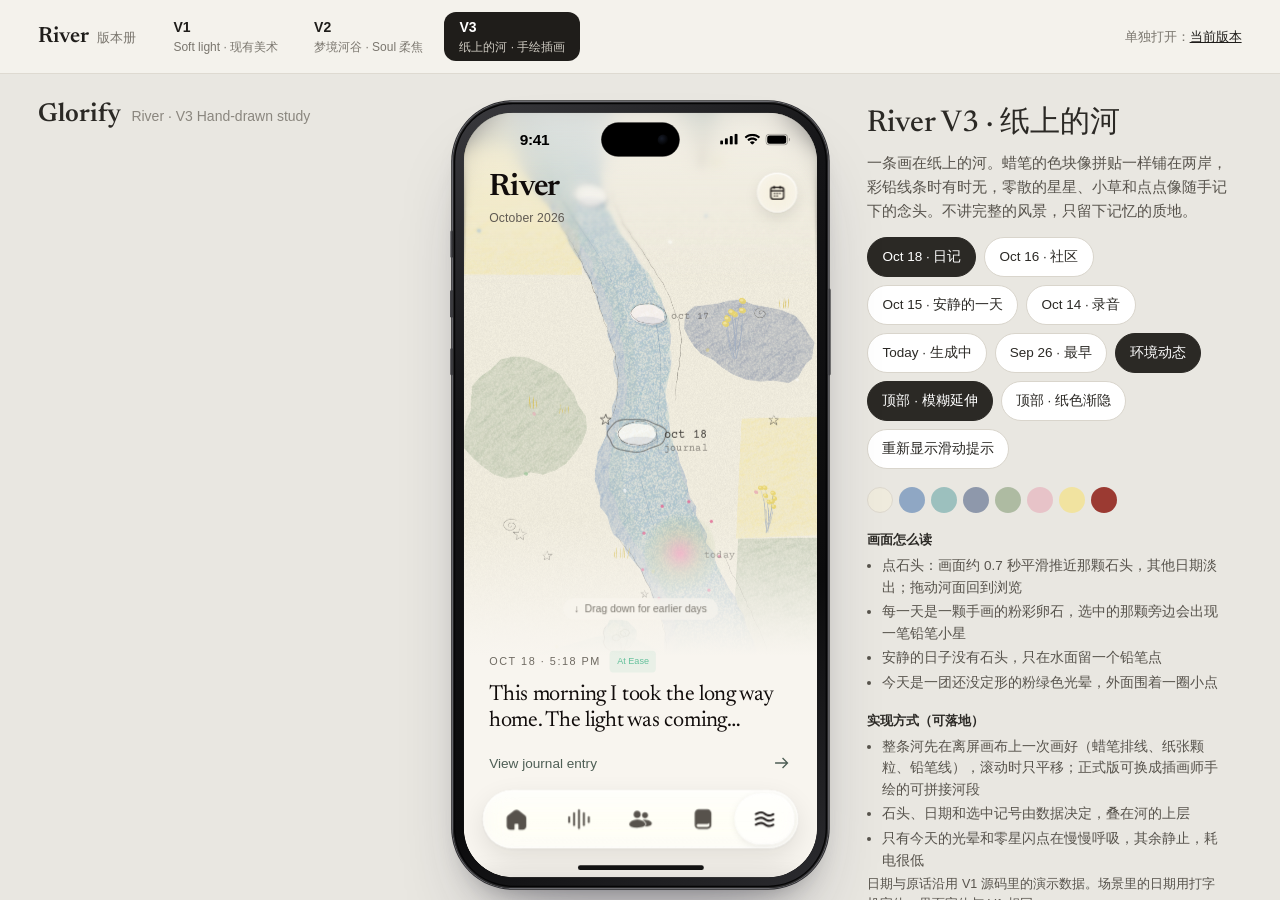
<file: index.html>
<!DOCTYPE html>
<html lang="zh-CN">
<head>
<meta charset="utf-8">
<meta name="viewport" content="width=device-width, initial-scale=1">
<meta name="apple-mobile-web-app-capable" content="yes">
<meta name="mobile-web-app-capable" content="yes">
<meta name="apple-mobile-web-app-title" content="River">
<meta name="apple-mobile-web-app-status-bar-style" content="default">
<meta name="theme-color" content="#F4F2EC">
<link rel="apple-touch-icon" href="apple-touch-icon.png">
<title>Glorify · River Versions</title>
<link href="https://fonts.googleapis.com/css2?family=Newsreader:opsz,wght@6..72,500;6..72,600&display=swap" rel="stylesheet">
<style>
/* VOICE: 安静的作品集索引，让每一版自己说话
   IDEA: 像设计评审时并排翻看的版本册
   PICTURE: 每个版本就是它自己的可交互 demo，占满主区域
   COLOUR and TYPE: 与 River 原型同一套纸色与衬线，标签只用墨色和灰
   LAYOUT: 顶部一条版本切换栏，下面是当前版本 */
:root{--paper:#F4F2EC;--ink:#1F1D1A;--mute:#7A766E;--line:#DEDAD1;color-scheme:light}
*{box-sizing:border-box;min-width:0}
html,body{height:100%}
body{margin:0;background:#E9E7E1;color:var(--ink);font:15px/1.5 "Helvetica Neue",Helvetica,Arial,"PingFang SC","Noto Sans SC",sans-serif;display:flex;flex-direction:column;overflow:hidden}
header{display:flex;align-items:center;gap:22px;flex-wrap:wrap;padding:12px max(3vw,16px);background:var(--paper);border-bottom:1px solid var(--line)}
.brand{font:600 22px/1 "Tiempos Fine","Tiempos Text",Newsreader,Georgia,serif;white-space:nowrap}
.brand small{font:13px "Helvetica Neue",Arial,sans-serif;color:var(--mute);margin-left:8px}
nav{display:flex;gap:6px;flex-wrap:wrap}
nav a{display:flex;flex-direction:column;justify-content:center;min-height:44px;padding:4px 14px;border-radius:12px;color:var(--ink);text-decoration:none;border:1px solid transparent}
nav a b{font-weight:600;font-size:14px}
nav a span{font-size:12px;color:var(--mute)}
nav a:hover{border-color:var(--line)}
nav a[aria-current=page]{background:var(--ink);color:#fff}
nav a[aria-current=page] span{color:#CFCBC2}
nav a:focus-visible{outline:2px solid #6C8FE0;outline-offset:2px}
.open{margin-left:auto;font-size:13px;color:var(--mute)}
.open a{color:var(--ink)}
.notes{background:#FBF8F1;border-bottom:1px solid var(--line);padding:0 max(3vw,16px);font-size:13.5px;color:#4A4741}
.notes[hidden]{display:none}
.notes summary{cursor:pointer;min-height:40px;display:flex;align-items:center;gap:8px;font-weight:600;color:var(--ink);list-style:none}
.notes summary::-webkit-details-marker{display:none}
.notes summary::before{content:"▸";font-size:11px;color:var(--mute);transition:transform .2s}
.notes details[open] summary::before{transform:rotate(90deg)}
.notes summary span{font-weight:400;color:var(--mute)}
.notes ul{margin:0 0 12px;padding-left:1.2em;max-width:900px}.notes li{margin:4px 0;line-height:1.55}
.notes b{color:var(--ink)}
main{flex:1;position:relative;min-height:0}
iframe{position:absolute;inset:0;width:100%;height:100%;border:0;background:#E9E7E1}
@media(max-width:600px) and (pointer:coarse){.open,.brand,.notes{display:none!important}header{gap:0;padding:6px 8px;justify-content:center}nav{flex-wrap:nowrap;gap:4px}nav a{min-height:36px;padding:2px 12px;border-radius:10px}nav a span{display:none}}
</style>
</head>
<body>
<header>
  <div class="brand">River<small>版本册</small></div>
  <nav id="nav" aria-label="版本"></nav>
  <div class="open">单独打开：<a id="solo" href="v3/index.html">当前版本</a></div>
</header>
<section class="notes" id="notes" hidden><details><summary>备注 <span id="ncount"></span></summary><ul id="nlist"></ul></details></section>
<main><iframe id="frame" title="River 原型" src="about:blank"></iframe></main>
<script>
{
const V=[
  {id:'v1',name:'V1',sub:'Soft light · 现有美术',src:'v1/index.html'},
  {id:'v2',name:'V2',sub:'梦境河谷 · Soul 柔焦',src:'v2/index.html',notes:[
    {date:'2026-11-24',title:'稳定性：显卡资源被收回时不再白屏',text:'手机切到后台或内存紧张时，系统可能会收回 V2 场景用的显卡资源。之前这种情况下画面会直接变空白，现在会先显示一张柔和的渐变底图，资源恢复后自动重新加载。我模拟了一次资源被收回，没有报错。'}
  ]},
  {id:'v3',name:'V3',sub:'纸上的河 · 手绘插画',src:'v3/index.html'}
];
const nav=document.getElementById('nav'),fr=document.getElementById('frame'),solo=document.getElementById('solo');
nav.innerHTML=V.map(v=>`<a href="#${v.id}" data-id="${v.id}"><b></b><span></span></a>`).join('');
nav.querySelectorAll('a').forEach((a,i)=>{a.querySelector('b').textContent=V[i].name;a.querySelector('span').textContent=V[i].sub});
function show(){const id=(location.hash||'').slice(1);const v=V.find(x=>x.id===id)||V[V.length-1];
  nav.querySelectorAll('a').forEach(a=>a.toggleAttribute('aria-current',a.dataset.id===v.id)&&a.setAttribute('aria-current','page'));
  if(!fr.src.endsWith(v.src))fr.src=v.src;solo.href=v.src;document.title='Glorify · River '+v.name;
  const nt=document.getElementById('notes'),nl=document.getElementById('nlist');const ns=v.notes||[];nt.hidden=!ns.length;
  document.getElementById('ncount').textContent=ns.length?`· ${v.name} · ${ns.length} 条`:'';
  nl.innerHTML=ns.map(()=>'<li><b></b> <span></span></li>').join('');
  [...nl.children].forEach((li,i)=>{li.querySelector('b').textContent=ns[i].date+' · '+ns[i].title+'：';li.querySelector('span').textContent=ns[i].text})}
addEventListener('hashchange',show);show();
}
</script>
</body>
</html>
</file>
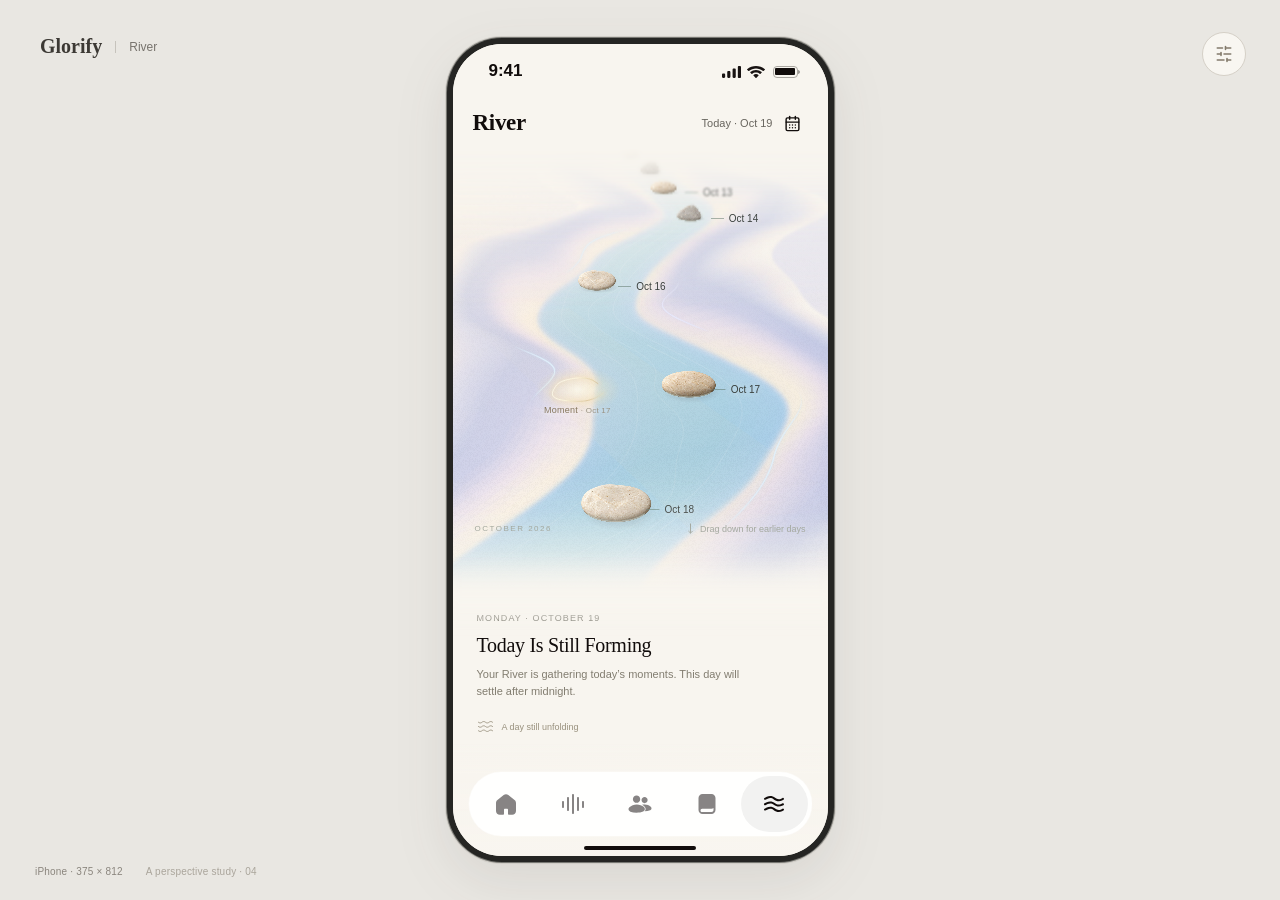
<file: v1/index.html>
<!doctype html>
<html lang="en">
  <head>
    <meta charset="UTF-8" />
    <meta
      name="viewport"
      content="width=device-width, initial-scale=1.0, viewport-fit=cover"
    />
    <meta name="theme-color" content="#f8f5ef" />
    <meta
      name="description"
      content="Glorify River — a quiet space for the moments that stay."
    />
    <link rel="icon" type="image/svg+xml" href="./favicon.svg" />
    <title>Glorify · River</title>
    <script type="module" crossorigin src="./assets/index-Dd4-JC34.js"></script>
    <link rel="stylesheet" crossorigin href="./assets/index-LRSs_p16.css">
  </head>
  <body>
    <div id="root"></div>
  </body>
</html>
</file>
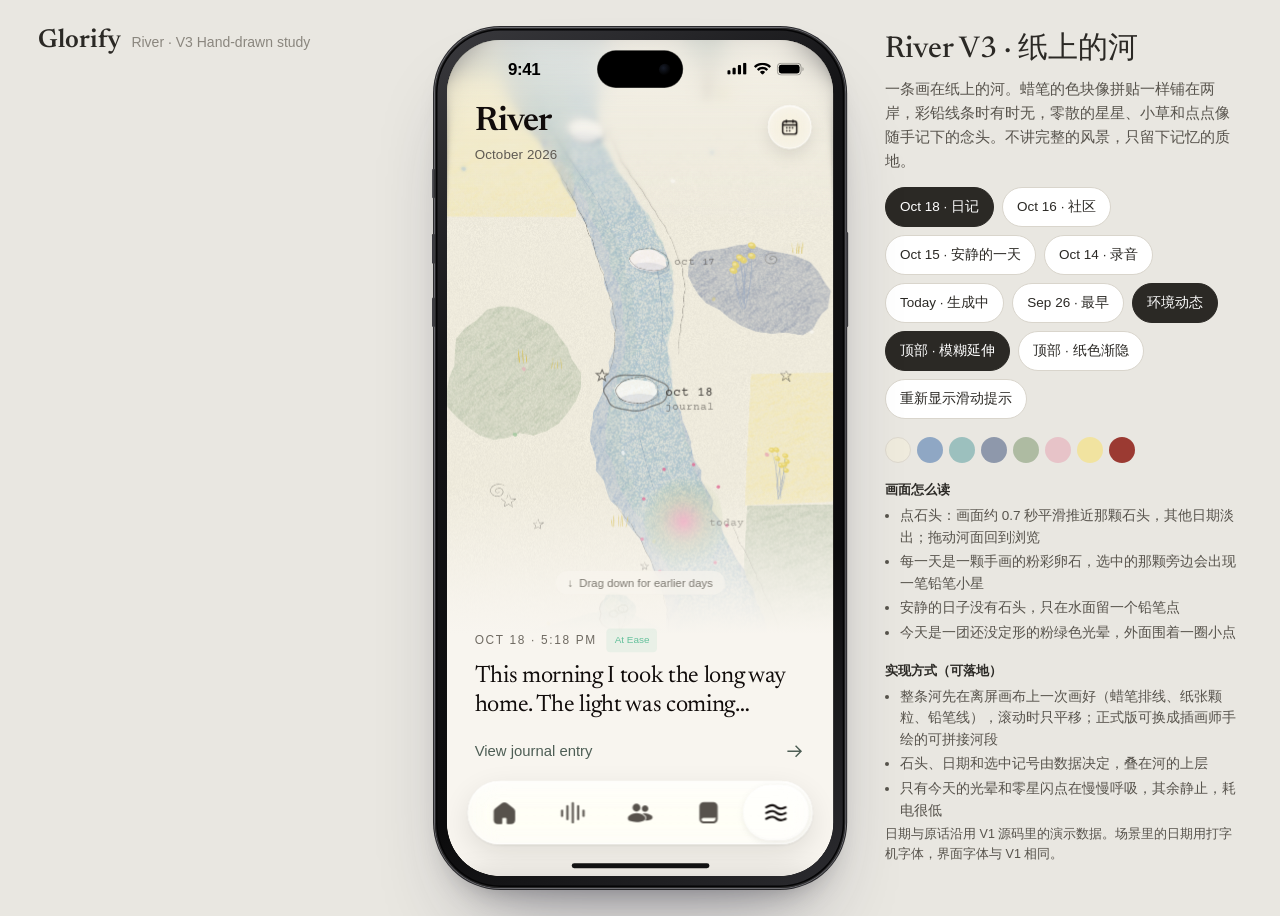
<file: v3/index.html>
<!DOCTYPE html>
<html lang="zh-CN">
<head>
<meta charset="utf-8">
<meta name="viewport" content="width=device-width, initial-scale=1">
<title>Glorify · River V3</title>
<link rel="preconnect" href="https://fonts.googleapis.com">
<link rel="preconnect" href="https://fonts.gstatic.com" crossorigin>
<link href="https://fonts.googleapis.com/css2?family=Courier+Prime&family=Newsreader:ital,opsz,wght@0,6..72,400;0,6..72,500;0,6..72,600;1,6..72,400&display=swap" rel="stylesheet">
<style>
/* VOICE: 安静、私密、意识流；像一本被慢慢翻开的手绘笔记，不是童书
   IDEA: 一条画在纸上的河：蜡笔色块、彩铅线条、零散的记号，像记忆本身一样不完整
   PICTURE: 纵向长卷，雾蓝与灰青的蜡笔河道穿过拼贴般的色块；石头是手画的粉彩卵石，带一点错位的铅笔轮廓
   COLOUR and TYPE: 奶油纸、灰蓝、鼠尾草绿、淡粉、奶黄，偶尔一笔深红；场景内文字用打字机体，界面沿用 V1
   LAYOUT: 中间是可交互的手机原型，侧边是状态切换与实现说明 */
:root{--paper:#F8F5EF;--ink:#110C0B;--mute:#77736B;
  --serif:"Tiempos Fine VF","Tiempos Fine","Tiempos Text",Newsreader,Georgia,serif;
  --sans:"Helvetica Now Display","Helvetica Neue",Helvetica,Arial,"PingFang SC","Noto Sans SC",sans-serif;color-scheme:light}
*{box-sizing:border-box;min-width:0}
body{margin:0;background:#E9E7E1;color:#2B2925;font:15px/1.6 var(--sans);overflow-x:clip}
.wrap{display:grid;grid-template-columns:minmax(0,1fr) minmax(0,auto) minmax(0,1fr);gap:40px;align-items:start;max-width:1440px;margin:0 auto;padding:28px max(3vw,16px)}
.brand{font:600 26px/1 var(--serif);color:#2B2925}.brand span{font:14px var(--sans);color:#8A867E;margin-left:10px}
.stage{position:relative}
.phone{position:relative;width:414px;height:868px;border-radius:62px;background:#1c1c1e;padding:12px;transform-origin:top left;box-shadow:0 40px 80px -30px rgba(60,60,50,.35)}
.screen{position:relative;width:390px;height:844px;border-radius:50px;overflow:hidden;background:#EFEBDD;color:var(--ink);touch-action:none;user-select:none;-webkit-user-select:none;cursor:grab;outline:none}
.screen.drag{cursor:grabbing}
#cv{position:absolute;left:0;top:0;width:390px;height:700px}
.fade-t{position:absolute;left:0;right:0;top:0;height:176px;background:linear-gradient(var(--paper) 51%,rgba(248,245,239,0));pointer-events:none;z-index:3;opacity:0;transition:opacity .4s ease}
.screen.topfade .fade-t{opacity:1}.blur-top{transition:opacity .4s ease}.screen.topfade .blur-top{opacity:0}
.island{position:absolute;top:14px;left:50%;width:82px;height:36px;margin-left:-41px;border-radius:18px;background:#000;z-index:10;pointer-events:none}
.island i{position:absolute;right:11px;top:11px;width:14px;height:14px;border-radius:50%;background:radial-gradient(circle at 40% 40%,#1d2433 0,#0b0d12 55%,#000 70%)}
.blur-top{position:absolute;left:0;right:0;top:0;height:190px;z-index:3;pointer-events:none}
.blur-top i{position:absolute;inset:0;-webkit-backdrop-filter:blur(var(--b));backdrop-filter:blur(var(--b));-webkit-mask-image:linear-gradient(to bottom,#000 var(--s),transparent var(--e));mask-image:linear-gradient(to bottom,#000 var(--s),transparent var(--e))}
.blur-top b{position:absolute;inset:0;background:linear-gradient(rgba(248,245,239,.55),rgba(248,245,239,.18) 55%,rgba(248,245,239,0))}
.fade-b{position:absolute;left:0;right:0;top:450px;bottom:0;background:linear-gradient(rgba(248,245,239,0),rgba(248,245,239,.84) 30%,var(--paper) 38%);pointer-events:none}
.sb{position:absolute;top:0;left:0;right:0;height:54px;display:flex;justify-content:space-between;align-items:center;padding:16px 32px 0 46px;font:600 17px/1 -apple-system,"Helvetica Neue",Arial,sans-serif;z-index:5}
.hint{position:absolute;top:536px;left:50%;transform:translateX(-50%);display:flex;align-items:center;gap:6px;padding:6px 12px;border-radius:14px;background:rgba(248,245,239,.6);-webkit-backdrop-filter:blur(8px);backdrop-filter:blur(8px);font:11.5px "Helvetica Neue",Arial,sans-serif;color:#7E7A72;z-index:4;pointer-events:none;transition:opacity .4s;white-space:nowrap}
.screen.focus .hint{opacity:0}
.tab{position:absolute;left:18px;right:18px;top:754px;height:62px;border-radius:32px;background:#fff;display:flex;justify-content:space-around;align-items:center;z-index:6}
.tab span{width:62px;height:50px;border-radius:26px;display:grid;place-items:center}
.tab span.on{background:#EFEFEF}
.home{position:absolute;bottom:8px;left:50%;width:134px;height:5px;margin-left:-67px;border-radius:3px;background:#111;z-index:9}
.panel{max-width:360px;justify-self:start;padding-top:6px}
.panel h2{font:500 30px/1.1 var(--serif);margin:0 0 10px}
.panel p{margin:0 0 14px;color:#57534C}
.chips{display:flex;flex-wrap:wrap;gap:8px;margin:6px 0 18px}
.chips button{min-height:40px;padding:0 14px;border-radius:20px;border:1px solid #D9D5CC;background:#fff;color:#2B2925;font:inherit;font-size:13.5px;cursor:pointer}
.chips button:focus-visible,.cta:focus-visible,.sheet .back:focus-visible{outline:2px solid #8FA7C4;outline-offset:2px}
.chips button.on{background:#2B2925;color:#fff;border-color:#2B2925}
.panel h4{font:600 13px var(--sans);margin:18px 0 6px;color:#2B2925}
.panel ul{margin:0;padding-left:1.1em;color:#57534C;font-size:13.5px}.panel li{margin:3px 0}
.sw{display:flex;gap:6px;margin:6px 0 4px}.sw i{width:26px;height:26px;border-radius:50%}
.note{font-size:12.5px;color:#8A867E}
@media(max-width:1100px){.wrap{grid-template-columns:minmax(0,1fr)}.brand{display:none}.panel{max-width:560px;justify-self:center}.stage{justify-self:center}}

/* ---- UI v2: header (Photos-style month), card motion, DS bottom sheets ---- */
.hd{position:absolute;top:62px;left:28px;right:22px;display:flex;justify-content:space-between;align-items:flex-start;z-index:5}
.hd h1{margin:0;font:600 34px/1 var(--serif);letter-spacing:-.02em}
.mon{position:relative;height:18px;margin-top:7px;overflow:hidden;font:500 13.5px/18px "Helvetica Neue",Arial,sans-serif;color:#5F5A53;letter-spacing:.01em;min-width:160px}
.mon span{position:absolute;left:0;top:0;white-space:nowrap;transition:transform .5s cubic-bezier(.2,.7,.2,1),opacity .35s ease}
.mon span.in{transform:translateY(90%);opacity:0}.mon span.out{transform:translateY(-90%);opacity:0}
.cbtn{width:36px;height:36px;flex:none;border-radius:50px;border:0;padding:0;background:rgba(255,255,255,.6);box-shadow:0 4px 10px rgba(0,0,0,.05);display:grid;place-items:center;cursor:pointer;-webkit-backdrop-filter:blur(10px);backdrop-filter:blur(10px)}
.cbtn:focus-visible,.dc:focus-visible,.mnav:focus-visible{outline:2px solid #6C8FE0;outline-offset:2px}
.hint{opacity:0}.hint.show{opacity:1}.screen.focus .hint.show{opacity:0}
.card{position:absolute;top:594px;left:28px;right:28px;z-index:4}
.card .it{transition:opacity .34s ease,transform .52s cubic-bezier(.2,.7,.2,1),filter .34s ease}
.card .it:nth-child(2){transition-delay:.035s}.card .it:nth-child(3){transition-delay:.07s}.card .it:nth-child(4){transition-delay:.105s}
.card.out .it{opacity:0;transform:translateY(-6px);filter:blur(2px);transition-duration:.15s;transition-delay:0s}
.card.pre .it{opacity:0;transform:translateY(10px);filter:blur(3px);transition:none}
.ebrow{display:flex;align-items:center;gap:10px;margin:0 0 10px;min-height:20px}
.eb{margin:0;font:500 12px/16px "Helvetica Neue",Arial,sans-serif;letter-spacing:.14em;text-transform:uppercase;color:#6F6A62}
.mood{display:inline-flex;align-items:center;padding:4px 8px;border-radius:4px;font:400 10px/16px "Helvetica Now Display","Helvetica Neue",Helvetica,Arial,sans-serif;text-transform:capitalize;white-space:nowrap}
.mood.lg{padding:8px 10px;border-radius:8px;font-size:12px;line-height:normal;letter-spacing:.12px}
.mood[hidden]{display:none}
.card h2{margin:0;font:400 24px/1.22 var(--serif);letter-spacing:-.01em;display:-webkit-box;-webkit-line-clamp:2;-webkit-box-orient:vertical;overflow:hidden}
.card p.sub{margin:6px 0 0;font-size:14px;color:#6A665F;line-height:1.4;display:-webkit-box;-webkit-line-clamp:2;-webkit-box-orient:vertical;overflow:hidden}
.cta{display:flex;justify-content:space-between;align-items:center;margin-top:14px;font-size:15px;color:#4E5E55;background:none;border:0;padding:6px 0;width:100%;font-family:inherit;cursor:pointer}
.cta[hidden]{display:none}
.scrim{position:absolute;inset:0;background:rgba(17,12,11,.22);opacity:0;pointer-events:none;transition:opacity .42s ease;z-index:7}
.scrim.on{opacity:1;pointer-events:auto}
.sheet{position:absolute;left:0;right:0;bottom:0;top:auto;padding:0;background:#F8F5EF;border-radius:24px 24px 0 0;z-index:8;transform:translateY(102%);transition:transform .56s cubic-bezier(.32,.72,0,1);box-shadow:0 -10px 30px rgba(17,12,11,.08);display:flex;flex-direction:column;overflow:hidden;cursor:auto}
.sheet.r70{height:603px}.sheet.r50{height:418px}
.sheet.open{transform:none}
.sh-top{flex:none;display:flex;align-items:center;justify-content:space-between;padding:16px 14px 8px;touch-action:none;cursor:grab}
.sh-title{flex:1;min-width:0;display:flex;align-items:center;justify-content:center;gap:6px;font:400 16px/28px var(--serif);color:#110C0B;white-space:nowrap;overflow:hidden;text-overflow:ellipsis;padding:0 8px 0 6px}
.sh-body{flex:1;overflow:auto;padding:14px 28px 48px;overscroll-behavior:contain}
.sh-body .eb{margin:0}.sh-body .ebrow{margin:0 0 14px;min-height:31px}
.sheet h3{font:400 28px/1.15 var(--serif);margin:4px 0 6px}
.sheet .q{font:400 20px/1.45 var(--serif);color:#2B2925;white-space:pre-line;margin:18px 0}
.sheet .more{border-top:1px solid #E6E1D8;padding-top:14px;font-size:14px;color:#6A665F}
.mnav{width:28px;height:28px;border:0;background:none;border-radius:14px;font:18px/1 var(--serif);color:#5F5A53;cursor:pointer;display:grid;place-items:center}
.mnav:disabled{opacity:.25;cursor:default}
.calgrid{display:grid;grid-template-columns:repeat(7,minmax(0,1fr));row-gap:2px;padding:6px 18px 28px}
.wd{font:500 11px "Helvetica Neue",Arial,sans-serif;color:#8A857D;text-align:center;padding:4px 0 8px;letter-spacing:.06em}
.dc{height:46px;display:flex;flex-direction:column;align-items:center;justify-content:center;gap:3px;border:0;background:none;font:15px "Helvetica Neue",Arial,sans-serif;color:#110C0B;cursor:pointer;padding:0;border-radius:12px}
.dc span{width:32px;height:32px;display:grid;place-items:center;border-radius:50%;transition:background .25s,color .25s}
.dc i{width:5px;height:5px;border-radius:50%;background:var(--dot,#8E9BDB)}
.dc.quiet i{background:none;box-shadow:inset 0 0 0 1px #B9B4AA}
.dc.none i{visibility:hidden}
.dc.off{color:#CBC6BC;cursor:default}.dc.off i{visibility:hidden}
.dc.today span{box-shadow:inset 0 0 0 1px #110C0B}
.dc.sel span{background:#110C0B;color:#fff}
.toast{position:absolute;left:50%;top:58px;transform:translate(-50%,-8px);background:rgba(17,12,11,.88);color:#fff;padding:10px 14px;border-radius:14px;font:13px/1.35 "Helvetica Neue",Arial,sans-serif;opacity:0;transition:opacity .3s,transform .45s cubic-bezier(.2,.7,.2,1);z-index:9;pointer-events:none;max-width:330px;text-align:center}
.toast.on{opacity:1;transform:translate(-50%,0)}
.tab span{transition:background .35s}

/* ---- iPhone 18 Pro hardware + iOS 26 chrome ---- */
.phone{width:414px;height:868px;padding:12px;border-radius:66px;background:linear-gradient(145deg,#3a3a3e,#141416 30%,#0b0b0c 70%,#2c2c30);
  box-shadow:inset 0 0 0 1px rgba(255,255,255,.14),inset 0 0 0 2.5px #050506,0 0 0 1px #6b6b70,0 0 0 2px #2a2a2d,0 50px 90px -40px rgba(30,30,60,.45),0 18px 30px -18px rgba(0,0,0,.35)}
.phone::before,.phone::after{content:"";position:absolute;width:3px;border-radius:2px;background:linear-gradient(90deg,#55555a,#2b2b2e)}
.phone::before{left:-3px;top:142px;height:30px;box-shadow:0 66px 0 #3a3a3e,0 66px 0 0 #3a3a3e,0 130px 0 #3a3a3e}
.phone::after{right:-3px;top:206px;height:96px}
.phone>.vol{position:absolute;left:-3px;width:3px;border-radius:2px;background:linear-gradient(90deg,#55555a,#2b2b2e)}
.screen{border-radius:54px;clip-path:inset(0 round 54px);isolation:isolate}
.sb{position:absolute;top:0;left:0;right:0;height:58px;padding:0 30px 0 0;display:flex;align-items:center;justify-content:space-between;z-index:11;pointer-events:none;font:600 17px/1 "SF Pro Text",-apple-system,BlinkMacSystemFont,"Helvetica Neue",Arial,sans-serif;letter-spacing:-.4px;color:#000}
.sb .tm{width:150px;text-align:center;padding-left:6px;font-feature-settings:"tnum"}
.sb .si{display:flex;align-items:center;gap:6px}.sb .si svg{display:block}.sb .si svg:first-child{margin-right:1px}
.island{top:11px;width:86px;height:37px;margin-left:-43px;border-radius:19px;background:#000;box-shadow:0 0 0 .5px rgba(0,0,0,.6)}
.island i{right:12px;top:12.5px;width:12px;height:12px;background:radial-gradient(circle at 38% 36%,#1b2130 0,#0a0c11 45%,#000 70%);opacity:.85}
.home{bottom:8px;width:139px;height:5px;margin-left:-69.5px;border-radius:3px;background:#000;opacity:.92}
/* Liquid Glass: tab bar */
.tab{left:21px;right:21px;top:748px;height:64px;border-radius:32px;background:rgba(255,255,255,.24);
  -webkit-backdrop-filter:blur(14px) saturate(190%) brightness(1.04);backdrop-filter:blur(14px) saturate(190%) brightness(1.04);
  box-shadow:inset 0 0 0 .6px rgba(255,255,255,.75),inset 0 1.2px 1px rgba(255,255,255,.95),inset 0 -1px 1px rgba(255,255,255,.4),inset 0 0 22px rgba(255,255,255,.28),0 10px 30px rgba(20,16,12,.11),0 1px 3px rgba(20,16,12,.08);
  padding:0 4px;justify-content:space-between;overflow:hidden}
.tab::before{content:"";position:absolute;inset:0;border-radius:inherit;pointer-events:none;background:linear-gradient(180deg,rgba(255,255,255,.55),rgba(255,255,255,.08) 42%,rgba(255,255,255,0) 60%,rgba(255,255,255,.18));mix-blend-mode:screen}
.tab span{position:relative;width:66px;height:56px;border-radius:28px;display:grid;place-items:center;transition:background .35s,box-shadow .35s}
.tab span svg path{fill:#57524C}
.tab span.on{background:rgba(255,255,255,.5);box-shadow:inset 0 0 0 .6px rgba(255,255,255,.9),inset 0 1px 1px #fff,inset 0 -1px 2px rgba(0,0,0,.04),0 2px 8px rgba(20,16,12,.08)}
.tab span.on svg path{fill:#110C0B}
/* Liquid Glass: circular buttons */
.cbtn{width:44px;height:44px;background:rgba(255,255,255,.26);-webkit-backdrop-filter:blur(12px) saturate(190%);backdrop-filter:blur(12px) saturate(190%);
  box-shadow:inset 0 0 0 .6px rgba(255,255,255,.8),inset 0 1.2px 1px rgba(255,255,255,.95),inset 0 -1px 1px rgba(255,255,255,.35),inset 0 0 14px rgba(255,255,255,.3),0 6px 18px rgba(20,16,12,.10),0 1px 2px rgba(20,16,12,.06)}
.cbtn:active{transform:scale(.94)}.cbtn{transition:transform .2s}
.hd{top:66px}

/* ---- full-screen mode on phones: the River screen fills the device, no mock frame ---- */
body.full{background:#F8F5EF;overflow:hidden;height:100dvh;overscroll-behavior:none}
body.full .wrap{display:block;padding:0;max-width:none}
body.full .brand,body.full .panel{display:none}
body.full .stage{position:fixed;inset:0;width:auto!important;height:auto!important;justify-self:stretch;align-self:stretch}
body.full .phone{position:absolute;inset:0;width:auto;height:auto;padding:0;border-radius:0;background:none;box-shadow:none;transform:none!important}
body.full .phone::before,body.full .phone::after{display:none}
body.full .screen{position:absolute;left:0;top:0;transform-origin:0 0;border-radius:0;clip-path:none;width:390px}
body.full .sb,body.full .island,body.full .home{display:none}
body.full .hd{top:16px}
body.full .tab{top:auto;bottom:20px}
body.full .card{top:auto;bottom:108px}
body.full .hint{top:auto;bottom:262px}
body.full .fade-b{top:auto;bottom:0;height:410px}
body.full .toast{top:14px}
body.full #cv{transform:translateY(var(--sdy,0px))}
</style>
</head>
<body>
<div class="wrap">
  <div class="brand">Glorify<span>River · V3 Hand-drawn study</span></div>
  <div class="stage" id="stage">
    <div class="phone" id="phone">
      <div class="screen" id="screen" tabindex="0" aria-label="River V3：上下拖动沿河回看，点击石头查看当天">
        <canvas id="cv" width="390" height="700"></canvas>
        <div class="fade-t" aria-hidden="true"></div><div class="blur-top" aria-hidden="true"><i style="--b:1px;--s:60%;--e:100%"></i><i style="--b:2px;--s:45%;--e:85%"></i><i style="--b:4px;--s:30%;--e:70%"></i><i style="--b:8px;--s:15%;--e:55%"></i><i style="--b:16px;--s:0%;--e:40%"></i><b></b></div><div class="fade-b"></div>
        <div class="island" aria-hidden="true"><i></i></div><div class="sb"><span class="tm">9:41</span><span class="si"><svg width="19.2" height="12.23" viewBox="0 0 19.2 12.2264" aria-hidden="true"><path d="M19.2 1.14623C19.2 0.513183 18.7224 0 18.1333 0H17.0667C16.4776 0 16 0.513183 16 1.14623V11.0802C16 11.7132 16.4776 12.2264 17.0667 12.2264H18.1333C18.7224 12.2264 19.2 11.7132 19.2 11.0802V1.14623ZM11.7659 2.44528H12.8326C13.4217 2.44528 13.8992 2.97078 13.8992 3.61902V11.0527C13.8992 11.7009 13.4217 12.2264 12.8326 12.2264H11.7659C11.1768 12.2264 10.6992 11.7009 10.6992 11.0527V3.61902C10.6992 2.97078 11.1768 2.44528 11.7659 2.44528ZM7.43411 5.09433H6.36745C5.77834 5.09433 5.30078 5.62652 5.30078 6.28301V11.0377C5.30078 11.6942 5.77834 12.2264 6.36745 12.2264H7.43411C8.02322 12.2264 8.50078 11.6942 8.50078 11.0377V6.28301C8.50078 5.62652 8.02322 5.09433 7.43411 5.09433ZM2.13333 7.53962H1.06667C0.477563 7.53962 0 8.06421 0 8.71132V11.0547C0 11.7018 0.477563 12.2264 1.06667 12.2264H2.13333C2.72244 12.2264 3.2 11.7018 3.2 11.0547V8.71132C3.2 8.06421 2.72244 7.53962 2.13333 7.53962Z" fill-rule="evenodd" fill="#000"/></svg><svg width="17.14" height="12.33" viewBox="0 0 17.1417 12.3283" aria-hidden="true"><path d="M8.5713 2.46628C11.0584 2.46639 13.4504 3.38847 15.2529 5.04195C15.3887 5.1696 15.6056 5.16799 15.7393 5.03834L17.0368 3.77487C17.1045 3.70911 17.1422 3.62004 17.1417 3.52735C17.1411 3.43467 17.1023 3.34603 17.0338 3.28104C12.3028 -1.09368 4.83907 -1.09368 0.108056 3.28104C0.039524 3.34598 0.000639766 3.4346 7.82398e-06 3.52728C-0.000624118 3.61996 0.0370483 3.70906 0.104689 3.77487L1.40255 5.03834C1.53615 5.16819 1.75327 5.1698 1.88893 5.04195C3.69167 3.38836 6.08395 2.46628 8.5713 2.46628ZM8.56795 6.68656C9.92527 6.68647 11.2341 7.19821 12.2403 8.12234C12.3763 8.2535 12.5907 8.25065 12.7234 8.11593L14.0106 6.79663C14.0784 6.72742 14.1161 6.63355 14.1151 6.53599C14.1141 6.43844 14.0746 6.34536 14.0054 6.27757C10.9416 3.38672 6.19688 3.38672 3.13305 6.27757C3.06384 6.34536 3.02435 6.43849 3.02345 6.53607C3.02254 6.63365 3.06028 6.72752 3.12822 6.79663L4.41513 8.11593C4.54778 8.25065 4.76215 8.2535 4.89823 8.12234C5.90368 7.19882 7.21152 6.68713 8.56795 6.68656ZM11.0924 9.48011C11.0943 9.58546 11.0572 9.68703 10.9899 9.76084L8.81327 12.2156C8.74946 12.2877 8.66247 12.3283 8.5717 12.3283C8.48093 12.3283 8.39394 12.2877 8.33013 12.2156L6.1531 9.76084C6.08585 9.68697 6.04886 9.58537 6.05085 9.48002C6.05284 9.37467 6.09365 9.27491 6.16364 9.20429C7.55374 7.8904 9.58966 7.8904 10.9798 9.20429C11.0497 9.27497 11.0904 9.37476 11.0924 9.48011Z" fill-rule="evenodd" fill="#000"/></svg><svg width="27.3" height="13" viewBox="0 0 27.3 13" aria-hidden="true"><rect x=".5" y=".5" width="24" height="12" rx="3.8" fill="none" stroke="#000" stroke-opacity=".35"/><rect x="2" y="2" width="21" height="9" rx="2.5" fill="#000"/><path d="M26 4.5v4c.8-.34 1.33-1.15 1.33-2s-.53-1.66-1.33-2z" fill="#000" fill-opacity=".4"/></svg></span></div>
        <div class="hd"><div><h1>River</h1><div class="mon" id="mon" aria-live="polite"><span>October 2026</span></div></div><button class="cbtn" id="calBtn" aria-label="Open calendar"><svg width="20" height="20" viewBox="0 0 24 24" fill="none" stroke="#110C0B" stroke-width="1.7"><rect x="3.5" y="5" width="17" height="15.5" rx="3"/><path d="M3.5 9.5h17M8 3v4M16 3v4"/><g fill="#110C0B" stroke="none"><circle cx="8.5" cy="13" r="1"/><circle cx="12" cy="13" r="1"/><circle cx="15.5" cy="13" r="1"/><circle cx="8.5" cy="16.5" r="1"/><circle cx="12" cy="16.5" r="1"/></g></svg></button></div>
        <div class="hint" id="hint"><span aria-hidden="true">↓</span>Drag down for earlier days</div>
        <div class="card" id="card"><div class="ebrow it"><p class="eb" id="eb"></p><span class="mood" id="mood" hidden></span></div><h2 class="it" id="ct"></h2><p class="sub it" id="cs"></p><button class="cta it" id="cta"><span id="cc"></span><svg width="22" height="22" viewBox="0 0 24 24" fill="none" stroke="#4E5E55" stroke-width="1.6"><path d="M4 12h15M13 6l6 6-6 6"/></svg></button></div>
        <div class="scrim" id="scrim"></div>
        <div class="sheet r70" id="sheet" role="dialog" aria-label="Journal entry"><div class="sh-top"><button class="cbtn" id="back" aria-label="Close"><svg width="20" height="20" viewBox="0 0 20 20" fill="none" stroke="#110C0B" stroke-width="1.6" stroke-linecap="round"><path d="M5.5 5.5l9 9M14.5 5.5l-9 9"/></svg></button><div class="sh-title" id="shTitle"></div><button class="cbtn" aria-label="More"><svg width="20" height="20" viewBox="0 0 20 20" fill="#110C0B"><circle cx="5" cy="10" r="1.5"/><circle cx="10" cy="10" r="1.5"/><circle cx="15" cy="10" r="1.5"/></svg></button></div><div class="sh-body"><div class="ebrow"><p class="eb" id="seb"></p><span class="mood lg" id="smood" hidden></span></div><h3 id="sh"></h3><div class="q" id="sq"></div><div class="more" id="sm"></div></div></div>
        <div class="sheet r50" id="cal" role="dialog" aria-label="Choose date"><div class="sh-top"><button class="cbtn" id="calClose" aria-label="Close"><svg width="20" height="20" viewBox="0 0 20 20" fill="none" stroke="#110C0B" stroke-width="1.6" stroke-linecap="round"><path d="M5.5 5.5l9 9M14.5 5.5l-9 9"/></svg></button><div class="sh-title"><button class="mnav" id="mPrev" aria-label="Previous month">‹</button><span id="calTitle">October 2026</span><button class="mnav" id="mNext" aria-label="Next month">›</button></div><button class="cbtn" id="calToday" aria-label="Go to Today"><svg width="20" height="20" viewBox="0 0 20 20" fill="none" stroke="#110C0B" stroke-width="1.5"><circle cx="10" cy="10" r="6.5"/><circle cx="10" cy="10" r="2" fill="#110C0B" stroke="none"/></svg></button></div><div class="calgrid" id="calGrid"></div></div>
        <div class="toast" id="toast" role="status"></div>
        <div class="tab"><span><svg width="26" height="26" viewBox="0 0 24 24" aria-hidden="true"><path d="M9.6709 3.11702C11.0415 2.05433 12.9586 2.0541 14.3291 3.11702L20.5312 7.92757C21.459 8.6473 22.0019 9.75629 22.002 10.9305V18.8797C22.0017 20.978 20.3005 22.6793 18.2021 22.6795H15C14.4479 22.6794 14.0001 22.2316 14 21.6795V17.6571C13.9997 17.1052 13.5519 16.6573 13 16.6571H11C10.4481 16.6573 10.0003 17.1052 10 17.6571V21.6795C10.0001 22.2319 9.55236 22.6795 9 22.6795H5.79785C3.69936 22.6795 1.99827 20.9782 1.99805 18.8797V10.9305C1.99814 9.75634 2.54108 8.6473 3.46875 7.92757L9.6709 3.11702Z"/></svg></span><span><svg width="26" height="26" viewBox="0 0 24 24" aria-hidden="true"><path d="M12 1.99902C12.5523 1.99902 13 2.44674 13 2.99902V20.999C13 21.5513 12.5523 21.999 12 21.999C11.4477 21.999 11 21.5513 11 20.999V2.99902C11 2.44674 11.4477 1.99902 12 1.99902ZM17 5C17.5523 5 18 5.44772 18 6V18C18 18.5523 17.5523 19 17 19C16.4477 19 16 18.5523 16 18V6C16 5.44772 16.4477 5 17 5ZM7 4.99902C7.55228 4.99902 8 5.44674 8 5.99902V17.999C8 18.5513 7.55228 18.999 7 18.999C6.44772 18.999 6 18.5513 6 17.999V5.99902C6 5.44674 6.44772 4.99902 7 4.99902ZM2 8.99902C2.55228 8.99902 3 9.44674 3 9.99902V14.999C3 15.5513 2.55228 15.999 2 15.999C1.44772 15.999 1 15.5513 1 14.999V9.99902C1 9.44674 1.44772 8.99902 2 8.99902ZM22 8.99902C22.5523 8.99902 23 9.44674 23 9.99902V14.999C23 15.5513 22.5523 15.999 22 15.999C21.4477 15.999 21 15.5513 21 14.999V9.99902C21 9.44674 21.4477 8.99902 22 8.99902Z"/></svg></span><span><svg width="26" height="26" viewBox="0 0 24 24" aria-hidden="true"><path d="M8.75855 12.4004C11.5489 12.4005 14.0854 13.4106 15.9714 15.0576C17.4955 16.3893 17.014 18.7402 15.1355 19.4941C13.2368 20.2561 10.9625 20.6992 8.51832 20.6992C6.26274 20.6992 4.15097 20.3221 2.34644 19.665C0.424318 18.9647 -0.149826 16.605 1.35816 15.2227C3.26238 13.4779 5.87554 12.4005 8.75855 12.4004ZM16.7537 12.4688C19.0723 12.4689 21.1812 13.3076 22.7488 14.6758C24.0157 15.7825 23.6156 17.7371 22.0545 18.3643C20.5014 18.9879 18.6452 19.3536 16.6502 19.3652C17.9346 18.048 18.0354 15.8631 16.4646 14.4912C15.7363 13.8554 14.9172 13.3108 14.03 12.8721C14.8872 12.6115 15.803 12.4688 16.7537 12.4688ZM16.5857 5.07031C18.2677 5.07075 19.6314 6.43416 19.6316 8.11621C19.6314 9.7983 18.2677 11.1626 16.5857 11.1631C14.9036 11.1627 13.539 9.79836 13.5388 8.11621C13.539 6.43411 14.9036 5.07067 16.5857 5.07031ZM8.5564 3.5C10.5805 3.50004 12.2214 5.14093 12.2214 7.16504C12.2212 9.18891 10.5803 10.83 8.5564 10.8301C6.53268 10.8298 4.89164 9.18876 4.89136 7.16504C4.89136 5.14108 6.53251 3.50027 8.5564 3.5Z"/></svg></span><span><svg width="26" height="26" viewBox="0 0 24 24" aria-hidden="true"><path d="M16.5 2C18.709 2.00013 20.5 3.79094 20.5 6V18C20.4992 20.2084 18.7085 21.9999 16.5 22H7.5C5.29146 21.9999 3.50079 20.2084 3.5 18V6C3.5 3.79094 5.29097 2.00013 7.5 2H16.5ZM18.5 16C17.9691 16.505 17.269 16.8154 16.5 16.8154H7.0918C6.21264 16.8156 5.5 17.529 5.5 18.4082C5.50097 19.2866 6.21324 19.9998 7.0918 20H16.5C17.604 19.9999 18.4992 19.1038 18.5 18V16Z"/></svg></span><span class="on"><svg width="26" height="26" viewBox="0 0 24 24" aria-hidden="true"><path d="M4.81332 15.6086C7.53267 14.2721 10.7851 14.6674 13.1043 16.6174C14.799 18.0418 17.1711 18.3449 19.1688 17.3908L20.5809 16.716C21.0791 16.4785 21.676 16.6895 21.9139 17.1877C22.1511 17.6858 21.9401 18.2828 21.4422 18.5207L20.0301 19.1955C17.3245 20.4875 14.1124 20.0778 11.8172 18.1486C10.1049 16.7088 7.70297 16.4167 5.69515 17.4035L3.43148 18.5158C2.93615 18.7593 2.33653 18.5547 2.09261 18.0598C1.84901 17.5642 2.05312 16.9646 2.54867 16.7209L4.81332 15.6086ZM4.81234 10.2297C7.53169 8.89307 10.7841 9.28849 13.1034 11.2385C14.7979 12.6631 17.17 12.9658 19.1678 12.0119L20.5799 11.3371C21.0782 11.0994 21.675 11.3105 21.9129 11.8088C22.1506 12.307 21.9394 12.9038 21.4412 13.1418L20.0291 13.8166C17.3234 15.1084 14.1113 14.6991 11.8162 12.7697C10.1038 11.33 7.70199 11.0377 5.69417 12.0246L3.4305 13.1369C2.9351 13.3801 2.33531 13.176 2.09164 12.6809C1.84812 12.1854 2.05251 11.5858 2.54769 11.342L4.81234 10.2297ZM4.81332 4.85077C7.53266 3.51429 10.7851 3.90956 13.1043 5.85956C14.799 7.28425 17.1709 7.58715 19.1688 6.633L20.5809 5.95819C21.0791 5.72068 21.676 5.93172 21.9139 6.42987C22.1515 6.92806 21.9402 7.52486 21.4422 7.76288L20.0301 8.43769C17.3243 9.72978 14.1124 9.32026 11.8172 7.39081C10.1049 5.95104 7.70296 5.65894 5.69515 6.64569L3.43148 7.758C2.93597 8.00155 2.33637 7.79728 2.09261 7.30194C1.84901 6.80634 2.05312 6.20674 2.54867 5.96308L4.81332 4.85077Z"/></svg></span></div>
        <div class="home"></div>
      </div>
    </div>
  </div>
  <div class="panel">
    <h2>River V3 · 纸上的河</h2>
    <p>一条画在纸上的河。蜡笔的色块像拼贴一样铺在两岸，彩铅线条时有时无，零散的星星、小草和点点像随手记下的念头。不讲完整的风景，只留下记忆的质地。</p>
    <div class="chips" id="chips">
      <button data-go="2026-10-18">Oct 18 · 日记</button>
      <button data-go="2026-10-16">Oct 16 · 社区</button>
      <button data-go="2026-10-15">Oct 15 · 安静的一天</button>
      <button data-go="2026-10-14">Oct 14 · 录音</button>
      <button data-go="2026-10-19">Today · 生成中</button>
      <button data-go="2026-09-26">Sep 26 · 最早</button>
      <button id="amb" class="on">环境动态</button>
      <button id="topBlur" class="on">顶部 · 模糊延伸</button>
      <button id="topFade">顶部 · 纸色渐隐</button>
      <button id="hintReset">重新显示滑动提示</button>
    </div>
    <div class="sw" aria-hidden="true"><i style="background:#EFEBDD;border:1px solid #DDD8CE"></i><i style="background:#8FA7C4"></i><i style="background:#9CC0BE"></i><i style="background:#8E98AB"></i><i style="background:#AEBBA2"></i><i style="background:#E7C3C8"></i><i style="background:#F1E3A0"></i><i style="background:#9B3A32"></i></div>
    <h4>画面怎么读</h4>
    <ul><li>点石头：画面约 0.7 秒平滑推近那颗石头，其他日期淡出；拖动河面回到浏览</li><li>每一天是一颗手画的粉彩卵石，选中的那颗旁边会出现一笔铅笔小星</li><li>安静的日子没有石头，只在水面留一个铅笔点</li><li>今天是一团还没定形的粉绿色光晕，外面围着一圈小点</li></ul>
    <h4>实现方式（可落地）</h4>
    <ul><li>整条河先在离屏画布上一次画好（蜡笔排线、纸张颗粒、铅笔线），滚动时只平移；正式版可换成插画师手绘的可拼接河段</li><li>石头、日期和选中记号由数据决定，叠在河的上层</li><li>只有今天的光晕和零星闪点在慢慢呼吸，其余静止，耗电很低</li></ul>
    <p class="note">日期与原话沿用 V1 源码里的演示数据。场景里的日期用打字机字体，界面字体与 V1 相同。</p>
  </div>
</div>

<script>
{
const DATA=[["2026-09-26", "Sep 26", "Saturday, September 26", "journal", "Wrote a journal entry", "8:12 PM", "I sat by the window with my tea before opening my phone. A quiet beginning was enough today.", "", ""], ["2026-09-27", "Sep 27", "Sunday, September 27", "journal", "Wrote a journal entry", "7:45 PM", "We stayed a little longer after church. I had forgotten how much a simple conversation can mean.", "", ""], ["2026-09-28", "Sep 28", "Monday, September 28", "journal", "Wrote a journal entry", "9:06 PM", "There were things I could not finish today. I wrote them down and let the evening be the evening.", "", ""], ["2026-09-29", "Sep 29", "Tuesday, September 29", "quiet", "", "", "", "", ""], ["2026-09-30", "Sep 30", "Wednesday, September 30", "journal", "Wrote a journal entry", "7:45 PM", "A friend checked in without needing a reason. I want to remember how that small kindness felt.", "", ""], ["2026-10-01", "Oct 1", "Thursday, October 1", "journal", "Wrote a journal entry", "9:06 PM", "A new month, and no grand plan tonight. Just a few honest words and the hope of beginning again.", "", ""], ["2026-10-02", "Oct 2", "Friday, October 2", "journal", "Wrote a journal entry", "8:12 PM", "I took a walk after the rain. The pavement was shining, and for a moment I slowed down enough to notice.", "", ""], ["2026-10-03", "Oct 3", "Saturday, October 3", "journal", "Wrote a journal entry", "7:45 PM", "I made dinner for someone I love. Nothing remarkable happened. I am glad we had that ordinary hour together.", "", ""], ["2026-10-04", "Oct 4", "Sunday, October 4", "journal", "Wrote a journal entry", "9:06 PM", "The words in the service stayed with me on the way home. I am still making room to sit with them.", "", ""], ["2026-10-05", "Oct 5", "Monday, October 5", "journal", "Wrote a journal entry", "8:12 PM", "Today was harder than I expected. I do not have a lesson to write down, only the truth that it was hard.", "", ""], ["2026-10-06", "Oct 6", "Tuesday, October 6", "journal", "Wrote a journal entry", "7:45 PM", "I came back to a prayer I wrote last month. I am still waiting, but it helped to see my own words again.", "", ""], ["2026-10-07", "Oct 7", "Wednesday, October 7", "journal", "Wrote a journal entry", "9:06 PM", "I called home on my lunch break. Hearing a familiar voice made the afternoon feel a little lighter.", "", ""], ["2026-10-08", "Oct 8", "Thursday, October 8", "quiet", "", "", "", "", ""], ["2026-10-09", "Oct 9", "Friday, October 9", "journal", "Wrote a journal entry", "7:45 PM", "The day was full of interruptions. One of them became a conversation I was grateful to have.", "", ""], ["2026-10-10", "Oct 10", "Saturday, October 10", "journal", "Wrote a journal entry", "9:06 PM", "I put my phone away for a while this afternoon. There was more birdsong outside than I had noticed.", "", ""], ["2026-10-11", "Oct 11", "Sunday, October 11", "journal", "Wrote a journal entry", "8:12 PM", "I almost skipped writing tonight. Then I remembered the kindness someone showed me this morning.", "", ""], ["2026-10-12", "Oct 12", "Monday, October 12", "journal", "Wrote a journal entry", "7:45 PM", "I am trying to listen without preparing my answer. I managed it once today, and I want to keep trying.", "", ""], ["2026-10-13", "Oct 13", "Tuesday, October 13", "journal", "Wrote a journal entry", "9:06 PM", "There is still a lot I cannot see clearly. Tonight I wrote down one thing I can do tomorrow.", "", ""], ["2026-10-14", "Oct 14", "Wednesday, October 14", "audio", "Recorded a moment", "8:42 PM", "", "", "You saved a voice recording in your Journal."], ["2026-10-15", "Oct 15", "Thursday, October 15", "quiet", "", "", "", "", ""], ["2026-10-16", "Oct 16", "Friday, October 16", "community", "Supported someone", "6:24 PM", "Holding you and your family in prayer tonight, Sarah. Thank you for letting us walk alongside you.", "", "You replied to a prayer request and completed your Daily Devotional."], ["2026-10-17", "Oct 17", "Saturday, October 17", "journal", "Wrote a journal entry", "7:36 PM", "I keep coming back to this little practice. A few words at the end of the day. Some days I have more to say, some days less. Tonight I’m simply thankful that I came back.", "Grateful", "You wrote in your Journal and paused for a moment with God."], ["2026-10-18", "Oct 18", "Sunday, October 18", "journal", "Wrote a journal entry", "5:18 PM", "This morning I took the long way home. The light was coming through the trees, and for once I wasn’t thinking about what came next. I just stood there for a little while.\n\nI’ve been asking for everything to become clear. Today I think I’m grateful for one small thing I could actually notice. Maybe I don’t have to see the whole path to take the next step.", "Grateful", "You noticed the morning light on your walk, wrote about gratitude, and completed your Daily Devotional."], ["2026-10-19", "Today", "Monday, October 19", "today", "", "", "", "", ""]];
const W=390,VH=700,DAYH=132,TOP=260,FOCUSY=400;
const reduce=matchMedia('(prefers-reduced-motion: reduce)').matches;
const rng=a=>()=>{a|=0;a=a+0x6D2B79F5|0;let t=Math.imul(a^a>>>15,1|a);t=t+Math.imul(t^t>>>7,61|t)^t;return((t^t>>>14)>>>0)/4294967296};
const days=DATA.map((r,i)=>({date:r[0],short:r[1],label:r[2],kind:r[3],title:r[4],time:r[5],quote:r[6],mood:r[7],summary:r[8],i}));
const WH=TOP+days.length*DAYH+340;
const cxAt=y=>W/2+58*Math.sin(y*.0058+.4)+26*Math.sin(y*.0163+1.3);
const wAt=y=>40+10*Math.sin(y*.011+2)+6*Math.sin(y*.031);
days.forEach(d=>{const r=rng(d.i*97+11);d.y=TOP+d.i*DAYH+DAYH/2;d.x=cxAt(d.y)+(r()*2-1)*14;d.seed=d.i*31+3});
const $=id=>document.getElementById(id);

/* ---------- paint the long scroll once ---------- */
const SC=2;const big=document.createElement('canvas');big.width=W*SC;big.height=WH*SC;const g=big.getContext('2d');g.scale(SC,SC);
const PAL={paper:'#EFEBDD',blue:'#8FA7C4',teal:'#9CC0BE',slate:'#8E98AB',sage:'#AEBBA2',pink:'#E7C3C8',butter:'#F1E3A0',red:'#9B3A32',graph:'#4F4C47',cream:'#FBF7EC'};
const R=rng(2026);
/* crayon tooth texture */
const tooth=document.createElement('canvas');tooth.width=tooth.height=160;{const c=tooth.getContext('2d');const im=c.createImageData(160,160);for(let i=0;i<im.data.length;i+=4){const v=R();im.data[i]=im.data[i+1]=im.data[i+2]=0;im.data[i+3]=v<.34?Math.floor(160+v*250):0}c.putImageData(im,0,0)}
const toothPat=g.createPattern(tooth,'repeat');
function roughPoly(cx,cy,rx,ry,jit,n=28,rot=0){const pts=[];const ph=R()*6;for(let i=0;i<n;i++){const a=i/n*6.2832;const k=1+jit*(Math.sin(a*3+ph)*.5+Math.sin(a*7+ph*2)*.3+(R()-.5)*.6);
  const x=Math.cos(a)*rx*k,y=Math.sin(a)*ry*k;pts.push([cx+x*Math.cos(rot)-y*Math.sin(rot),cy+x*Math.sin(rot)+y*Math.cos(rot)])}return pts}
function pathOf(pts){g.beginPath();pts.forEach((p,i)=>i?g.lineTo(p[0],p[1]):g.moveTo(p[0],p[1]));g.closePath()}
function crayonFill(pts,col,alpha,dens=1,ang=-.6){
  const xs=pts.map(p=>p[0]),ys=pts.map(p=>p[1]);const x0=Math.min(...xs)-10,x1=Math.max(...xs)+10,y0=Math.min(...ys)-10,y1=Math.max(...ys)+10;
  g.save();pathOf(pts);g.clip();g.globalAlpha=alpha*.55;g.fillStyle=col;g.fillRect(x0,y0,x1-x0,y1-y0);
  g.strokeStyle=col;g.lineCap='round';const L=Math.hypot(x1-x0,y1-y0);
  for(let i=0;i<(x1-x0)*(y1-y0)/55*dens;i++){const x=x0+R()*(x1-x0),y=y0+R()*(y1-y0),l=6+R()*16,a=ang+(R()-.5)*.5;
    g.globalAlpha=alpha*(.08+R()*.18);g.lineWidth=1.2+R()*2.6;g.beginPath();g.moveTo(x,y);g.lineTo(x+Math.cos(a)*l,y+Math.sin(a)*l);g.stroke()}
  g.globalCompositeOperation='destination-out';g.globalAlpha=.55;g.fillStyle=toothPat;g.fillRect(x0,y0,x1-x0,y1-y0);g.restore();
  g.globalCompositeOperation='source-over';g.globalAlpha=1}
function densify(pts,step=2){const out=[];for(let i=1;i<pts.length;i++){const a=pts[i-1],b=pts[i];const L=Math.hypot(b[0]-a[0],b[1]-a[1]);const n=Math.max(1,Math.ceil(L/step));for(let k=0;k<n;k++)out.push([a[0]+(b[0]-a[0])*k/n,a[1]+(b[1]-a[1])*k/n])}out.push(pts[pts.length-1]);return out}
/* hand pencil: smooth wobble (not random jitter), pressure that swells and fades, tapered ends, a second lighter pass, tiny gaps where the lead skips */
function pencil(pts,col,w,alpha,jit=.8){const P0=densify(pts,1.8);const n=P0.length;if(n<2)return;const ph=R()*9,ph2=R()*9;
  const P=P0.map((p,i)=>[p[0]+Math.sin(i*.09+ph)*jit*.9+Math.sin(i*.41+ph2)*jit*.22,p[1]+Math.cos(i*.08+ph2)*jit*.9]);
  g.save();g.strokeStyle=col;g.lineCap='round';
  for(let pass=0;pass<2;pass++){const ox=pass?(R()-.5)*.9:0,oy=pass?(R()-.5)*.9:0;
    for(let i=1;i<n;i++){const t=i/(n-1);const taper=Math.pow(Math.sin(Math.PI*t)+.001,.35);const pres=.55+.45*(.5+.5*Math.sin(i*.06+ph*2));
      if(R()<.025)continue;g.globalAlpha=alpha*(pass?.32:1)*(.72+.28*R())*(.55+.45*taper);g.lineWidth=w*(pass?.6:1)*pres*(.35+.65*taper);
      g.beginPath();g.moveTo(P[i-1][0]+ox,P[i-1][1]+oy);g.lineTo(P[i][0]+ox,P[i][1]+oy);g.stroke()}}
  g.restore()}
function curve(x0,y0,x1,y1,bend,n=10){const pts=[];const mx=(x0+x1)/2+bend,my=(y0+y1)/2;for(let i=0;i<=n;i++){const s=i/n,a=(1-s)*(1-s),b=2*(1-s)*s,c=s*s;pts.push([a*x0+b*mx+c*x1,a*y0+b*my+c*y1])}return pts}
function star(x,y,s,col,alpha){const pts=[];for(let i=0;i<=10;i++){const a=-1.5708+i*.6283,rr=i%2?s*.42:s;pts.push([x+Math.cos(a)*rr*(1+(R()-.5)*.25),y+Math.sin(a)*rr*(1+(R()-.5)*.25)])}pencil(pts,col,.9,alpha,.5)}
function spiral(x,y,s,col,alpha){const pts=[];for(let a=0;a<12;a+=.25){const rr=s*a/12;pts.push([x+Math.cos(a)*rr,y+Math.sin(a)*rr*.8])}pencil(pts,col,.8,alpha,.4)}

/* paper */
g.fillStyle=PAL.paper;g.fillRect(0,0,W,WH);
{const im=g.getImageData(0,0,W*SC,WH*SC);const d=im.data;for(let i=0;i<d.length;i+=4){const v=(R()-.5)*14;d[i]+=v;d[i+1]+=v;d[i+2]+=v*.9}g.putImageData(im,0,0)}
/* collage colour fields on the banks */
for(let y=-60;y<WH;y+=70+R()*90){const side=R()<.5?-1:1;const cy=y+R()*40,cx=cxAt(cy)+side*(110+R()*90);
  const cols=[PAL.slate,PAL.sage,PAL.pink,PAL.butter,PAL.teal,PAL.slate,PAL.sage];const c=cols[Math.floor(R()*cols.length)];
  const rect=R()<.45;const rx=50+R()*80,ry=40+R()*90;
  const pts=rect?[[cx-rx,cy-ry],[cx+rx,cy-ry*(.9+R()*.2)],[cx+rx*(.95+R()*.1),cy+ry],[cx-rx*(1+R()*.08),cy+ry*(.95+R()*.1)]].map(p=>[p[0]+(R()-.5)*8,p[1]+(R()-.5)*8]):roughPoly(cx,cy,rx,ry,.12,30,(R()-.5)*.8);
  crayonFill(pts,c,.72+R()*.25,1,-.5+(R()-.5)*.6)}
/* the river: layered crayon band */
for(let pass=0;pass<3;pass++){const col=[PAL.blue,PAL.teal,'#B7C9DC'][pass];
  const left=[],right=[];for(let y=-40;y<=WH+40;y+=10){const w=wAt(y)*(1-pass*.18)+(R()-.5)*5;const x=cxAt(y)+(pass-1)*6;left.push([x-w,y]);right.unshift([x+w,y])}
  crayonFill(left.concat(right),col,[.85,.5,.35][pass],1.2,-1.2+pass*.4)}
/* flow lines: broken pencil strokes along the river */
for(let k=0;k<26;k++){const y0=R()*WH,len=60+R()*160,off=(R()-.5)*1.3;const pts=[];
  for(let y=y0;y<y0+len;y+=6){pts.push([cxAt(y)+off*wAt(y)*.8+Math.sin(y*.05)*2,y])}pencil(pts,R()<.75?'#6E8AA8':PAL.graph,.8,.35+R()*.25,.6)}
/* bank edge: a pencil line that comes and goes */
for(const side of[-1,1]){let y=-20;while(y<WH){const len=80+R()*220;const pts=[];for(let yy=y;yy<y+len;yy+=5)pts.push([cxAt(yy)+side*(wAt(yy)+4+R()*2),yy]);
  if(R()<.7)pencil(pts,PAL.graph,.7,.45,.9);y+=len+40+R()*160}}
/* little marks: grass, stars, dots */
for(let k=0;k<70;k++){const y=R()*WH,side=R()<.5?-1:1,x=cxAt(y)+side*(wAt(y)+14+R()*120);
  const t=R();if(t<.45){for(let j=0;j<3+R()*3;j++){const xx=x+j*3+(R()-.5)*2;pencil([[xx,y],[xx+(R()-.5)*5,y-7-R()*7]],'#D9C25A',1,.75,.3)}}
  else if(t<.65)star(x,y,4+R()*4,PAL.graph,.5);
  else if(t<.75)spiral(x,y,6+R()*5,PAL.graph,.35);
  else{g.fillStyle=['#E7A5B4','#8FB6D8','#E8D36A','#9CC59A','#FFFFFF'][Math.floor(R()*5)];g.globalAlpha=.75;g.beginPath();g.ellipse(x,y,2.4,1.9,R(),0,6.3);g.fill();g.globalAlpha=1}}
/* hand-drawn plants on the banks: willow, round tree, flower stems, low shrub */
function willow(x,y,s){const h=(60+R()*30)*s,lean=(R()-.5)*10*s;const top=[x+lean,y-h];
  pencil(curve(x,y,top[0],top[1],(R()-.5)*8,12),'#4F4C47',1.7*s,.85,.6);
  const tips=[];for(let b=0;b<3;b++){const by=y-h*(.6+b*.13),dir=b%2?1:-1,bx=x+lean*(.6+b*.13);const tx=bx+dir*(10+R()*8)*s,ty=by-(6+R()*8)*s;pencil(curve(bx,by,tx,ty,dir*3,6),'#4F4C47',1.0*s,.75,.4);tips.push([tx,ty])}
  tips.push(top);for(let k=0;k<12;k++){const st=tips[k%tips.length];const dir=R()<.5?-1:1;const len=(26+R()*30)*s;const spread=(4+R()*10)*s;const pts=[];
    for(let i=0;i<=12;i++){const q=i/12;pts.push([st[0]+dir*Math.sin(q*1.5)*spread,st[1]+q*len])}
    pencil(pts,R()<.5?'#A3B77F':'#BCCB98',1.05*s,.85,.35);
    for(let l=0;l<3;l++){const q=.35+R()*.6,lx=st[0]+dir*Math.sin(q*1.5)*spread,ly=st[1]+q*len;g.fillStyle='#A9BC86';g.globalAlpha=.55;g.beginPath();g.ellipse(lx,ly,1.1*s,2.2*s,dir*.3,0,6.3);g.fill();g.globalAlpha=1}}}
function roundTree(x,y,s){const h=(34+R()*16)*s,r=(15+R()*8)*s,cy=y-h-r*.6;
  pencil(curve(x,y,x+(R()-.5)*4,cy+r*.4,(R()-.5)*5,8),'#5B4F45',2.4*s,.9,.5);pencil(curve(x+1,y-h*.35,x+r*.55,cy+r*.2,-3,6),'#5B4F45',1.2*s,.8,.4);
  const pts=roughPoly(x,cy,r,r*1.05,.14,22,R());crayonFill(pts,R()<.5?'#8FA98A':'#97B8B2',1,1.8,-.7);crayonFill(roughPoly(x-r*.25,cy-r*.3,r*.5,r*.45,.15,16,0),'#C7D6B6',.6,1.4,-.7);
  for(let k=0;k<3;k++){const sp=[];const ox=x+(R()-.5)*r*.8,oy=cy+(R()-.5)*r*.7,rr=(3+R()*4)*s;for(let a=0;a<6.3*1.6;a+=.4)sp.push([ox+Math.cos(a)*rr*(1+a*.04),oy+Math.sin(a)*rr*.8*(1+a*.04)]);pencil(sp,'#5E6F58',.9*s,.5,.3)}
  const op=pts.slice(0,Math.floor(pts.length*(.55+R()*.3)));pencil(op,'#4F4C47',1.1*s,.6,.6)}
function flowers(x,y,s){const n=5+Math.floor(R()*4);for(let k=0;k<n;k++){const tx=x+(R()-.5)*26*s,ty=y-(28+R()*26)*s;
  pencil(curve(x+(R()-.5)*4,y,tx,ty,(R()-.5)*10,10),'#A3AFC2',.85*s,.85,.4);
  g.fillStyle='#E8D46C';g.globalAlpha=.9;g.beginPath();g.ellipse(tx,ty,3.4*s,2.6*s,R(),0,6.3);g.fill();g.fillStyle='#F3E6A2';g.beginPath();g.ellipse(tx-.8,ty-.7,1.6*s,1.1*s,0,0,6.3);g.fill();g.globalAlpha=1}}
function shrub(x,y,s){const w=(22+R()*14)*s,h=(10+R()*6)*s;const pts=[];for(let i=0;i<=30;i++){const q=i/30;pts.push([x-w/2+q*w,y-Math.abs(Math.sin(q*Math.PI*(3+Math.floor(R()*2))))*h-Math.sin(q*Math.PI)*h*.6])}
  pencil(pts,'#7E8F6E',1.1*s,.75,.4);const fill=[[x-w/2,y]].concat(pts).concat([[x+w/2,y]]);crayonFill(fill,'#B5C3A0',.55,1.2,-.6)}
{let y=140;let k=0;while(y<WH-80){const side=R()<.5?-1:1,s=.85+R()*.4;const x=cxAt(y)+side*(wAt(y)+38+R()*105)*1;const kind=R();
  if(x>20&&x<W-20){if(kind<.32)willow(x,y,s);else if(kind<.58)roundTree(x,y,s);else if(kind<.82)flowers(x,y,s);else shrub(x,y,s)}
  y+=120+R()*120;k++}}

/* hand-drawn stones (painted into the scroll) */
const STONE_COLS=['#FBF7EC','#F3E9E6','#EEF1EA','#F6EFD9','#F1E6EA'];
days.forEach(d=>{if(d.kind==='today')return;const r=rng(d.seed);
  if(d.kind==='quiet'){g.fillStyle=PAL.graph;g.globalAlpha=.55;g.beginPath();g.arc(d.x,d.y,1.6,0,6.3);g.fill();g.globalAlpha=1;return}
  const rx=17+r()*6,ry=10+r()*4,rot=(r()-.5)*.5;
  g.save();g.globalAlpha=.18;g.fillStyle='#5E7690';g.beginPath();g.ellipse(d.x+3,d.y+5,rx*1.02,ry*.8,rot,0,6.3);g.fill();g.restore();
  const pts=roughPoly(d.x,d.y,rx,ry,.08,26,rot);g.save();pathOf(pts);g.globalAlpha=.94;g.fillStyle=STONE_COLS[d.i%STONE_COLS.length];g.fill();g.restore();crayonFill(pts,'#FFFFFF',.7,1.2,-.4);
  g.save();pathOf(pts);g.clip();g.globalAlpha=.18;g.fillStyle='#8E98AB';g.beginPath();g.ellipse(d.x+rx*.2,d.y+ry*.75,rx,ry*.55,rot,0,6.3);g.fill();g.restore();
  const op=roughPoly(d.x+1.5,d.y-1,rx*1.02,ry*1.03,.05,30,rot);op.push(op[0],op[1]);pencil(op,PAL.graph,.8,.55,.5)});

/* ---------- view ---------- */
const cv=$('cv'),ctx=cv.getContext('2d');let dpr=1;
const ZF=1.55,ZR=1.8,FY_B=355,FY_F=345,FY_R=140,GX=34;
let sel=days.length-2,clock=0,amb=!reduce,reading=false,drag=null,mode='browse',anim=null;
let C={cx:W/2,cy:0,z:1,fy:FY_B},T={...C};
const today=days[days.length-1];
const clampY=v=>Math.min(today.y+10,Math.max(days[0].y-40,v));
const ease=p=>p<.5?4*p*p*p:1-Math.pow(-2*p+2,3)/2;
function go(to,dur=720){if(reduce)dur=1;anim={t0:performance.now(),dur,from:{...C},to:{...to}};T={...to}}
const toScreen=(x,y)=>[(x-C.cx)*C.z+W/2,(y-C.cy)*C.z+C.fy];
function selMark(d,t){ctx.save();ctx.strokeStyle='#4F4C47';ctx.lineWidth=.9/C.z+.2;ctx.globalAlpha=.75;
  const sx=d.x-34,sy=d.y-16;ctx.beginPath();for(let i=0;i<=10;i++){const a=-1.5708+i*.6283+Math.sin(t*.6)*.04,rr=i%2?2.6:6.2;const x=sx+Math.cos(a)*rr,y=sy+Math.sin(a)*rr;i?ctx.lineTo(x,y):ctx.moveTo(x,y)}ctx.stroke();
  /* a loose hand-drawn loop around the chosen stone: overlapping ends, gentle wobble */
  ctx.globalAlpha=.55;ctx.lineWidth=1.1/C.z+.25;ctx.lineCap='round';ctx.beginPath();const ph=d.seed*.7;
  for(let k=0;k<=60;k++){const a=-2.2+k/60*6.2832*1.12;const wob=1+.05*Math.sin(a*3+ph)+.03*Math.sin(a*7+ph*2);const rx=31*wob+k*.04,ry=18*wob;const x=d.x+Math.cos(a)*rx,y=d.y+1+Math.sin(a)*ry;k?ctx.lineTo(x,y):ctx.moveTo(x,y)}ctx.stroke();
  ctx.restore()}
function aura(d,t){const pu=reduce?1:.88+.12*Math.sin(t*1.1);const x=d.x,y=d.y;
  ctx.save();let gr=ctx.createRadialGradient(x,y,2,x,y,46*pu);gr.addColorStop(0,'rgba(240,160,185,.85)');gr.addColorStop(.45,'rgba(210,200,170,.55)');gr.addColorStop(1,'rgba(170,200,150,0)');
  ctx.fillStyle=gr;ctx.beginPath();ctx.ellipse(x,y,40*pu,56*pu,0,0,6.3);ctx.fill();
  for(let i=0;i<9;i++){const a=i/9*6.2832+t*.05;ctx.fillStyle='rgba(226,110,150,.85)';ctx.beginPath();ctx.arc(x+Math.cos(a)*44*pu,y+Math.sin(a)*60*pu,1.8,0,6.3);ctx.fill()}ctx.restore()}
const TW=(()=>{const r=rng(9);return Array.from({length:40},(_,k)=>({x:r()*W,y:r()*WH,ph:r()*6,c:['#E7A5B4','#8FB6D8','#E8D36A','#FFFFFF'][k%4]}))})();
let hits=[];
function draw(){
  ctx.setTransform(dpr,0,0,dpr,0,0);ctx.fillStyle='#EFEBDD';ctx.fillRect(0,0,W,VH);
  const vw=W/C.z,vh=VH/C.z;let x0=C.cx-(W/2)/C.z,y0=C.cy-C.fy/C.z;
  const sx0=Math.max(0,x0),sy0=Math.max(0,y0),sx1=Math.min(W,x0+vw),sy1=Math.min(WH,y0+vh);
  ctx.setTransform(dpr*C.z,0,0,dpr*C.z,dpr*(W/2-C.cx*C.z),dpr*(C.fy-C.cy*C.z));
  if(sx1>sx0&&sy1>sy0)ctx.drawImage(big,sx0*SC,sy0*SC,(sx1-sx0)*SC,(sy1-sy0)*SC,sx0,sy0,sx1-sx0,sy1-sy0);
  for(const p of TW){if(p.y<y0-10||p.y>y0+vh+10)continue;const a=reduce?.4:.25+.35*Math.max(0,Math.sin(clock*.4+p.ph));ctx.globalAlpha=a;ctx.fillStyle=p.c;ctx.beginPath();ctx.ellipse(p.x,p.y,2.2,1.8,p.ph,0,6.3);ctx.fill()}
  ctx.globalAlpha=1;hits=[];
  days.forEach(d=>{if(d.y<y0-80||d.y>y0+vh+80)return;const [px,py]=toScreen(d.x,d.y);
    if(d.kind==='today')aura(d,clock);
    if(d.i===sel&&d.kind!=='today'&&d.kind!=='quiet')selMark(d,clock);
    hits.push({x:px,y:py,r:30*C.z,i:d.i});
    const near=Math.abs(d.i-sel),on=d.i===sel;const fz=1/C.z;
    if(py>560||py<130)return;if(!on&&(mode==='focus'||near>2))return;
    ctx.fillStyle='#3E3B37';ctx.globalAlpha=on?.95:(near===1?.55:.35);
    ctx.font=`${(on?13:11)*fz}px "Courier Prime", ui-monospace, monospace`;
    const txt=(d.kind==='today'?'today':d.short.toLowerCase());const lx=d.x+(on?30:26)*Math.max(fz,.75);ctx.fillText(txt,lx,d.y+4*fz);
    if(on){const sub=d.kind==='quiet'?'a quiet day':({journal:'journal',community:'community',audio:'a recording',today:'still gathering'}[d.kind]||'');
      ctx.globalAlpha=.55;ctx.font=`${11*fz}px "Courier Prime", ui-monospace, monospace`;ctx.fillText(sub,lx,d.y+18*fz)}
    ctx.globalAlpha=1});
}

/* ---------- card / sheet ---------- */
const MON=['JANUARY','FEBRUARY','MARCH','APRIL','MAY','JUNE','JULY','AUGUST','SEPTEMBER','OCTOBER','NOVEMBER','DECEMBER'];
/* Glorify mood tags (Figma: app design › mood tag 20695:137014) — text colour + same colour at 10% */
const MOODC={Excited:'#ED8166',Energized:'#ED9F5E',Joyful:'#E2B956','At Ease':'#65C19C',Calm:'#2CBDD1',Content:'#1E91E5',Stressed:'#A78BCE',Worried:'#728DC3',Down:'#B0988E'};
const MOODBG={Excited:'rgba(237,129,102,.1)',Energized:'rgba(237,159,94,.1)',Joyful:'rgba(226,185,86,.1)','At Ease':'rgba(101,193,156,.1)',Calm:'rgba(44,189,209,.1)',Content:'rgba(30,145,229,.1)',Stressed:'rgba(167,139,206,.1)',Worried:'rgba(144,163,201,.1)',Down:'rgba(176,152,142,.1)'};
/* demo moods (fictional), mapped onto the product's mood set */
{const M={'2026-09-26':'Calm','2026-09-27':'Joyful','2026-09-28':'At Ease','2026-09-30':'Content','2026-10-01':'Calm','2026-10-02':'At Ease','2026-10-03':'Content','2026-10-04':'Calm','2026-10-05':'Down','2026-10-06':'Worried','2026-10-07':'Content','2026-10-09':'Stressed','2026-10-10':'At Ease','2026-10-11':'Content','2026-10-12':'Calm','2026-10-13':'Worried','2026-10-17':'Content','2026-10-18':'At Ease'};days.forEach(d=>{d.mood=M[d.date]||''})}
let cardT;function card(){const d=days[sel];let eb=d.label.toUpperCase().replace(',',' ·'),t,s='',c='',act='read';const st=typeof settle!=='undefined'?settle:0;
  if(d.kind==='today'&&st>=1){t='Today has settled.';s='Three moments became one stone. Your River moves on.'}
  else if(d.kind==='today'){t='Today Is Still Forming';s='Your River is gathering today’s moments. This day will settle after midnight.';c='Add a moment in Journal';act='journal'}
  else if(d.kind==='quiet'){t='Some days are quiet.';s='Your River continues.'}
  else if(d.kind==='audio'){eb=d.short.toUpperCase()+' · '+d.time;t='Your recording is here.';s='No transcription is available for this recording.';c='View journal entry'}
  else{eb=(d.i===0?'YOUR FIRST MOMENT · ':'')+d.short.toUpperCase()+(d.i===0?'':' · '+d.time);t=d.i===0?'Your first moment here':d.quote;s=d.i===0?'Your first words are still here.':'';c=d.i===0?'Read your first moment':(d.kind==='community'?'View the conversation':'View journal entry')}
  const el=$('card');el.classList.add('out');clearTimeout(cardT);setMonth(d);
  cardT=setTimeout(()=>{$('eb').textContent=eb;$('ct').textContent=t;$('cs').textContent=s;$('cs').style.display=s?'':'none';$('cc').textContent=c;$('cta').hidden=!c;$('cta').dataset.act=act;
    setMood($('mood'),d.mood);el.classList.remove('out');el.classList.add('pre');void el.offsetWidth;requestAnimationFrame(()=>el.classList.remove('pre'))},170);
  document.querySelectorAll('[data-go]').forEach(b=>b.classList.toggle('on',b.dataset.go===d.date));
}
function setMood(el,m){if(!m||!MOODC[m]){el.hidden=true;return}el.hidden=false;el.textContent=m;el.style.background=MOODBG[m];el.style.color=MOODC[m]}
const MONL=['January','February','March','April','May','June','July','August','September','October','November','December'];
function setMonth(d){const txt=MONL[+d.date.slice(5,7)-1]+' '+d.date.slice(0,4);const box=$('mon');const cur=box.lastElementChild;if(cur&&cur.textContent===txt&&!cur.classList.contains('out'))return;
  const up=!cur||txt>cur.textContent;const n=document.createElement('span');n.textContent=txt;n.className='in';n.style.transform=up?'translateY(90%)':'translateY(-90%)';box.appendChild(n);
  requestAnimationFrame(()=>requestAnimationFrame(()=>{n.className='';n.style.transform='';if(cur){cur.className='out';cur.style.transform=up?'translateY(-90%)':'translateY(90%)';setTimeout(()=>cur.remove(),520)}}))}
function setMode(m){mode=m;$('screen').classList.toggle('focus',m==='focus')}
function select(i,how='focus'){sel=Math.max(0,Math.min(days.length-1,i));const d=days[sel];
  if(how==='focus'){setMode('focus');go({cx:d.x+GX,cy:d.y,z:ZF,fy:FY_F})}else{setMode('browse');go({cx:W/2,cy:clampY(d.y),z:1,fy:FY_B},520)}card()}
function openRead(){const d=days[sel];if(!$('cta').textContent)return;reading=true;go({cx:d.x+GX*.6,cy:d.y,z:ZR,fy:FY_R});
  $('seb').textContent=(d.time||'').toUpperCase();$('sh').textContent=d.title||'';$('shTitle').textContent=d.label;setMood($('smood'),d.mood);
  $('sq').textContent=d.kind==='audio'?'No transcription is available for this recording.':d.quote;
  $('sm').textContent=d.summary?'More from this day — '+d.summary:(d.mood?'Mood · '+d.mood:'');$('screen').scrollTop=0;showSheet('sheet');requestAnimationFrame(()=>{$('back').focus({preventScroll:true});$('screen').scrollTop=0})}
function closeRead(){reading=false;setMode('focus');const d=days[sel];go({cx:d.x+GX,cy:d.y,z:ZF,fy:FY_F});hideSheet('sheet');$('screen').focus({preventScroll:true});$('screen').scrollTop=0}
$('cta').addEventListener('click',()=>{if($('cta').dataset.act==='journal')goJournal();else openRead()});$('back').addEventListener('click',closeRead);
$('sheet').addEventListener('pointerdown',e=>e.stopPropagation());

/* ---------- input ---------- */
const scr=$('screen');
const loc=e=>{const r=scr.getBoundingClientRect(),k=r.width/390;return{x:(e.clientX-r.left)/k,y:(e.clientY-r.top)/k-SDY}};
const nearestTo=v=>{let b=0,bd=1e9;days.forEach(d=>{const x=Math.abs(d.y-v);if(x<bd){bd=x;b=d.i}});return b};
function toBrowse(){if(mode!=='focus')return;setMode('browse');anim=null;T={cx:W/2,cy:C.cy,z:1,fy:FY_B}}
scr.addEventListener('pointerdown',e=>{if(reading||calOpen)return;const p=loc(e);if(p.y>600||p.y<110)return;drag={y:p.y,c:T.cy,moved:false,id:e.pointerId}});
scr.addEventListener('pointermove',e=>{if(!drag)return;const p=loc(e),dy=p.y-drag.y;if(!drag.moved&&Math.abs(dy)>6){drag.moved=true;scr.classList.add('drag');scr.setPointerCapture(drag.id)}
  if(drag.moved){if(mode==='focus'){toBrowse();drag.c=T.cy;drag.y=p.y}else T.cy=clampY(drag.c-dy)}});
scr.addEventListener('pointerup',e=>{if(!drag)return;scr.classList.remove('drag');
  if(!drag.moved){const p=loc(e);let b=null,bd=1e9;for(const h of hits){const q=Math.hypot(h.x-p.x,h.y-p.y);if(q<h.r&&q<bd){bd=q;b=h}}if(b)select(b.i)}
  else select(nearestTo(T.cy),'browse');drag=null});
scr.addEventListener('pointercancel',()=>{drag=null;scr.classList.remove('drag')});
let wt;scr.addEventListener('wheel',e=>{if(reading||calOpen){return}e.preventDefault();toBrowse();T.cy=clampY(T.cy+e.deltaY*.8);clearTimeout(wt);wt=setTimeout(()=>select(nearestTo(T.cy),'browse'),220)},{passive:false});
scr.addEventListener('keydown',e=>{if(e.key==='ArrowUp'){e.preventDefault();select(sel-1,'browse')}else if(e.key==='ArrowDown'){e.preventDefault();select(sel+1,'browse')}else if(e.key==='Escape'&&reading)closeRead()});
document.querySelectorAll('[data-go]').forEach(b=>b.addEventListener('click',()=>{if(reading)closeRead();select(days.find(d=>d.date===b.dataset.go).i)}));
$('amb').addEventListener('click',()=>{amb=!amb;$('amb').classList.toggle('on',amb)});

/* ---------- sheets, calendar, hint, journal path ---------- */
let calOpen=false,calM=9,settle=0;
function showSheet(id){$('scrim').classList.add('on');$(id).style.transform='';$(id).classList.add('open')}
function hideSheet(id){$(id).style.transform='';$(id).classList.remove('open');if(!document.querySelector('.sheet.open'))$('scrim').classList.remove('on')}
document.querySelectorAll('.sheet,.scrim').forEach(el=>el.addEventListener('pointerdown',e=>e.stopPropagation()));
document.querySelectorAll('.sheet .sh-top').forEach(top=>{const sh=top.parentElement;let sy=null,dy=0;
  top.addEventListener('pointerdown',e=>{if(e.target.closest('button'))return;sy=e.clientY;dy=0;sh.style.transition='none';top.setPointerCapture(e.pointerId)});
  top.addEventListener('pointermove',e=>{if(sy===null)return;const k=$('screen').getBoundingClientRect().width/390;dy=(e.clientY-sy)/k;sh.style.transform=`translateY(${dy>0?dy:dy*.15}px)`});
  const end=()=>{if(sy===null)return;sy=null;sh.style.transition='';if(dy>110){sh.id==='cal'?closeCal():closeRead()}else sh.style.transform=''};
  top.addEventListener('pointerup',end);top.addEventListener('pointercancel',end)});
$('scrim').addEventListener('click',()=>{if(calOpen)closeCal();else if(reading)closeRead()});
const byDate={};days.forEach(d=>byDate[d.date]=d);
function buildCal(){const y=2026,m=calM;$('calTitle').textContent=MONL[m]+' '+y;$('mPrev').disabled=m<=8;$('mNext').disabled=m>=9;
  const first=new Date(y,m,1).getDay(),n=new Date(y,m+1,0).getDate();let h=['S','M','T','W','T','F','S'].map(w=>`<div class="wd">${w}</div>`).join('');
  for(let i=0;i<first;i++)h+='<div></div>';
  for(let dd=1;dd<=n;dd++){const key=`${y}-${String(m+1).padStart(2,'0')}-${String(dd).padStart(2,'0')}`,d=byDate[key];
    const cls=['dc'];if(!d)cls.push('off');else{if(d.kind==='quiet')cls.push('quiet');if(d.kind==='today')cls.push('today','none');if(d.i===sel)cls.push('sel')}
    h+=`<button class="${cls.join(' ')}" ${d?`data-i="${d.i}"`:'disabled'} aria-label="${MONL[m]} ${dd}"><span>${dd}</span><i></i></button>`}
  $('calGrid').innerHTML=h;
  $('calGrid').querySelectorAll('[data-i]').forEach(b=>b.addEventListener('click',()=>{const i=+b.dataset.i;closeCal();setTimeout(()=>select(i,'focus'),260)}))}
function openCal(){if(reading)closeRead();calOpen=true;calM=+days[sel].date.slice(5,7)-1;buildCal();showSheet('cal');setTimeout(()=>$('calClose').focus({preventScroll:true}),60);$('screen').scrollTop=0}
function closeCal(){calOpen=false;hideSheet('cal');$('screen').focus({preventScroll:true});$('screen').scrollTop=0}
$('calBtn').addEventListener('click',openCal);
const setTop=f=>{$('screen').classList.toggle('topfade',f);$('topBlur').classList.toggle('on',!f);$('topFade').classList.toggle('on',f)};$('topBlur').addEventListener('click',()=>setTop(false));$('topFade').addEventListener('click',()=>setTop(true));$('calClose').addEventListener('click',closeCal);
$('mPrev').addEventListener('click',()=>{calM=Math.max(8,calM-1);buildCal()});$('mNext').addEventListener('click',()=>{calM=Math.min(9,calM+1);buildCal()});
$('calToday').addEventListener('click',()=>{closeCal();setTimeout(()=>select(days.length-1,'focus'),260)});
addEventListener('keydown',e=>{if(e.key==='Escape'&&calOpen)closeCal()});
let toastT;function toast(msg){const t=$('toast');t.textContent=msg;t.classList.add('on');clearTimeout(toastT);toastT=setTimeout(()=>t.classList.remove('on'),2200)}
function goJournal(){const tabs=document.querySelectorAll('.tab span');tabs.forEach((s,i)=>s.classList.toggle('on',i===1));toast('Opening Journal to record today’s moment');
  setTimeout(()=>tabs.forEach((s,i)=>s.classList.toggle('on',i===4)),2400)}
/* drag hint: shown until the first scroll, remembered per viewer */
{let seen=false;try{seen=localStorage.getItem('river-hint-v1')==='1'}catch(e){}if(!seen)$('hint').classList.add('show');
 const done=()=>{if(!$('hint').classList.contains('show'))return;$('hint').classList.remove('show');try{localStorage.setItem('river-hint-v1','1')}catch(e){}};
 $('screen').addEventListener('pointermove',e=>{if(e.buttons)done()});$('screen').addEventListener('wheel',done,{passive:true});
 const rb=document.getElementById('hintReset');if(rb)rb.addEventListener('click',()=>{try{localStorage.removeItem('river-hint-v1')}catch(e){}$('hint').classList.add('show')})}

/* ---------- sizing & loop ---------- */
let SDY=0;const FULL=(matchMedia('(max-width: 600px) and (pointer: coarse)').matches&&!/[?&]frame/.test(location.search))||/[?&]full/.test(location.search);if(FULL)document.body.classList.add('full');
function size(){const st=$('stage'),ph=$('phone');let k;
  if(FULL){k=innerWidth/390;const s=$('screen'),Hl=innerHeight/k;s.style.transform=`scale(${k})`;s.style.height=Hl+'px';SDY=Math.max(-160,Math.min(0,Hl-844));s.style.setProperty('--sdy',SDY+'px')}
  else{const avail=Math.min(st.parentElement.clientWidth-32,innerWidth-32);k=Math.min(1,avail/414,Math.max(.6,(innerHeight-40)/868));ph.style.transform=`scale(${k})`;st.style.width=414*k+'px';st.style.height=868*k+'px'}
  dpr=Math.min(2,(devicePixelRatio||1)*k);cv.width=Math.round(W*dpr);cv.height=Math.round(VH*dpr)}
addEventListener('resize',size);size();
select(sel,'browse');anim=null;C={...T};
let last=performance.now();
function loop(now){const dt=Math.min(.05,(now-last)/1000);last=now;if(document.hidden){requestAnimationFrame(loop);return}
  if(amb&&!reduce)clock+=dt*(reading?.3:1);
  if(anim){const p=Math.min(1,(now-anim.t0)/anim.dur),k=ease(p);for(const key in anim.to)C[key]=anim.from[key]+(anim.to[key]-anim.from[key])*k;if(p>=1)anim=null}
  else{const e=1-Math.exp(-dt*(drag?16:6.5));for(const key in T)C[key]+=(T[key]-C[key])*e}
  draw();requestAnimationFrame(loop)}
(document.fonts?document.fonts.load('13px "Courier Prime"'):Promise.resolve()).catch(()=>{}).finally(()=>requestAnimationFrame(loop));
}
</script>
</body>
</html>
</file>
<file: v1/assets/index-LRSs_p16.css>
:root{font-family:-apple-system,BlinkMacSystemFont,Segoe UI,sans-serif;color:#343d38;background:#eae9e2;font-synthesis:none;font-weight:400;--paper: #f7f5ef;--ink: #343d38;--muted: #7d8379;--sage: #788a76;--line: #e6e6dc;--card: #fffefa;--serif: "Iowan Old Style", "Baskerville", "Palatino Linotype", Georgia, serif;--shadow: rgba(75, 85, 68, .1)}*{box-sizing:border-box}body{margin:0}button,a,input,select{-webkit-tap-highlight-color:transparent}button,input,select{font:inherit}button{cursor:pointer;color:inherit}button{border:0;background:none}button:disabled{cursor:default}button:focus-visible,a:focus-visible,input:focus-visible,select:focus-visible,summary:focus-visible{outline:2px solid #748b80;outline-offset:4px}button{touch-action:manipulation}h1,h2,h3,p{margin:0}svg{flex-shrink:0}button,a{color:inherit}button{transition:background var(--feedback-ms, .2s),opacity var(--feedback-ms, .2s),transform var(--feedback-ms, .2s)}.workspace{min-height:100svh;display:flex;justify-content:center;align-items:center;gap:54px;padding:40px;position:relative;overflow:hidden;background:radial-gradient(ellipse at 48% 34%,#f5f4ed 0,#eae9e2 65%);--content-ms: .34s;--feedback-ms: .2s}.editorial{width:310px;align-self:stretch;display:flex;flex-direction:column;justify-content:space-between;max-height:844px;min-height:750px;padding:14px 0 5px}.brand{font-family:var(--serif);text-decoration:none;font-size:33px;letter-spacing:-1.6px;display:flex;align-items:center;gap:9px}.brand-sun{font-family:Georgia,serif;font-size:36px;font-weight:400;line-height:1;color:#61725e}.eyebrow{font-size:9px;letter-spacing:2.25px;font-weight:600;color:#727e6e}.editorial-copy{padding-bottom:50px}.editorial h1{font-family:var(--serif);font-weight:400;font-size:43px;line-height:1.16;letter-spacing:-1.65px;margin:23px 0 20px}.editorial p{font-size:13px;color:#7b8177;line-height:1.9}.study-line{font-size:8px;letter-spacing:1.7px;color:#92988b;display:flex;align-items:center;gap:13px;margin-top:42px}.study-line>span{width:28px;height:1px;background:#b4bdab}.editorial-foot{font-family:var(--serif);font-style:italic;font-size:13px;color:#7c8576;display:flex;flex-direction:column;gap:10px}.editorial-foot span{font-family:Arial,sans-serif;font-size:9px;font-style:normal;letter-spacing:1px;color:#969c8f}.device{width:390px;height:min(844px,calc(100svh - 70px));min-height:640px;flex-shrink:0;border-radius:43px;background:var(--paper);position:relative;box-shadow:0 0 0 1px #fffdf8,0 0 0 8px #efeee6,0 20px 70px #424c3220,0 5px 10px #424c3208;isolation:isolate;overflow:hidden}.mobile-scroll{height:100%;overflow-y:auto;overflow-x:hidden;scrollbar-width:none;padding-bottom:130px;overscroll-behavior:contain}.mobile-scroll::-webkit-scrollbar{display:none}.status-bar{height:46px;display:flex;align-items:center;justify-content:space-between;padding:4px 29px 0;font-weight:600;font-size:13px;color:#333c37}.status-icons{display:flex;align-items:center;gap:6px}.signal{font-size:12px;letter-spacing:-2px;line-height:12px}.battery{width:23px;height:11px;border:1px solid #6a7066;border-radius:3px;position:relative;margin-left:1px}.battery:before{content:"";display:block;background:#364039;position:absolute;top:1.5px;right:3px;bottom:1.5px;left:1.5px;border-radius:1px}.battery:after{content:"";position:absolute;right:-3px;top:3px;width:2px;height:4px;background:#6a7066;border-radius:1px}.app-header{padding:18px 25px 0;display:flex;justify-content:space-between;align-items:center;position:relative;z-index:2}.app-header h1{font-family:var(--serif);font-size:37px;font-weight:500;letter-spacing:-1.3px;line-height:1.15}.app-header p{font-size:11px;line-height:1.5;color:#85897f;margin-top:7px}.icon-button{min-width:44px;height:44px;border-radius:50%;display:flex;align-items:center;justify-content:center}.icon-button:hover:not(:disabled){background:#eaece3}.calendar-button{border:1px solid #e2e5da;color:#6f7e6c;width:44px;margin-top:0}.icon-button:disabled{opacity:.2}.river-scene{height:330px;position:relative;width:100%;margin-top:2px;isolation:isolate}.water-scene{height:100%;width:100%;position:absolute;top:0;right:0;bottom:0;left:0;overflow:visible}.ambient-projection{opacity:calc(var(--light-strength) * .55);transition:opacity .6s}.colored-pane{opacity:0;transition:opacity .8s}.stained .colored-pane{opacity:.7}.stained .ambient-projection{opacity:calc(var(--light-strength) * .9)}.water-thread{animation:shimmer var(--flow-ms) ease-in-out infinite}.current{animation:flow var(--flow-ms) linear infinite}.river-node{position:absolute;transform:translate(-50%,-50%);padding:5px;z-index:3;min-width:44px;min-height:44px;border-radius:50%;overflow:visible}.stone-object{display:block;width:100%;height:100%;position:relative;transition:transform .22s ease,filter .3s;filter:drop-shadow(0 1px .6px #686f6650)}.stone-svg{width:100%;height:100%;display:block;overflow:visible}.contact-shadow{position:absolute;left:20%;bottom:11%;width:72%;height:17%;background:#677b7255;transform:rotate(-13deg) translate(4px,1px);filter:blur(3px);border-radius:50%;transition:all .24s}.river-node:hover .stone-object{transform:translateY(-2px)}.river-node.selected .stone-object{transform:translateY(-5px);filter:drop-shadow(0 2px 1px #7981724f) brightness(1.06)}.river-node.selected .contact-shadow{filter:blur(5px);transform:rotate(-13deg) translate(7px,4px);opacity:.7}.river-node.selected:before{content:"";position:absolute;left:-15%;right:-15%;height:23px;bottom:7%;border:1px solid #fdfcf1c7;border-radius:50%;box-shadow:0 0 0 6px #fbfaf24d,0 0 0 13px #f7f8ef20;z-index:-1}.node-caption{display:flex;align-items:center;justify-content:center;gap:3px;position:absolute;bottom:-9px;left:50%;transform:translate(-50%);font-size:8px;white-space:nowrap;color:#7d8980;letter-spacing:.2px}.selected .node-caption{color:#4d6255;font-weight:600}.node-type{display:flex}.selection-ripple{position:absolute;width:110%;height:27%;left:-5%;bottom:8%;border:1px solid #fcfff8;border-radius:50%;animation:ripple 1s ease-out both;pointer-events:none}.milestone-node{width:66px;height:65px;z-index:4}.milestone-node .contact-shadow{width:69%;left:19%;bottom:4%;height:12%;filter:blur(3px)}.cairn-indicator{position:absolute;right:9px;bottom:4px;color:#9b9774}.today-node{position:absolute;left:12%;top:287px;width:180px;min-height:44px;text-align:left;display:flex;align-items:center;gap:12px;font-size:9px;z-index:4}.today-rings{width:22px;height:10px;border:1px solid #a7b6a799;box-shadow:0 0 0 5px #e9eae0aa,0 0 0 10px #ebeee54d;border-radius:50%;position:relative}.today-rings:after{content:"";position:absolute;left:9px;top:3px;width:3px;height:3px;border-radius:50%;background:#78907b}.today-label{color:#566951;font-size:9px;font-weight:500;white-space:nowrap}.today-label>span{font-style:italic;font-family:var(--serif);font-size:11px;font-weight:400;color:#8a9481}.current-day .today-rings{border-color:#758d76}.scene-caption{position:absolute;top:33px;left:24px;max-width:100px;color:#979b8c;font-family:var(--serif);font-style:italic;line-height:1.6;font-size:10px}.scene-caption>span{display:block;width:15px;height:1px;background:#c2c9b8;margin-bottom:8px}.milestone-beam{position:absolute;width:87px;height:370px;left:52%;top:-70px;transform:rotate(-43deg);filter:blur(7px);pointer-events:none;z-index:5;animation:milestoneLight var(--milestone-ms) ease-out forwards;transform-origin:center;mix-blend-mode:multiply}.milestone-beam i{position:absolute;top:0;right:60%;bottom:0;left:0;background:linear-gradient(transparent,#efdcb3a0,transparent)}.milestone-beam i:nth-child(2){top:0;right:30%;bottom:0;left:36%;background:linear-gradient(transparent,#d4c0b55c,transparent)}.milestone-beam i:nth-child(3){top:0;right:0;bottom:0;left:74%;background:linear-gradient(transparent,#bcc7d75a,transparent)}.formation-light{pointer-events:none;position:absolute;left:20%;top:205px;width:160px;height:100px;transform:rotate(40deg);background:linear-gradient(90deg,transparent,#fff5cebb,transparent);filter:blur(12px);animation:formLight var(--formation-ms) ease-in-out forwards}.formation-node .stone-object,.formation-node .contact-shadow{animation:formStone var(--formation-ms) ease-out both}.formation-content{animation:formContent var(--formation-ms) ease-out both!important}.date-switcher{margin:4px 24px 23px;padding-top:16px;border-top:1px solid #dedfd3;display:flex;justify-content:space-between;align-items:center}.date-switcher>div{text-align:center}.date-kicker{font-size:7px;letter-spacing:1.7px;color:#8b9383}.date-switcher h2{font-family:var(--serif);font-weight:400;font-size:21px;letter-spacing:-.5px;margin-top:5px;line-height:1.3}.date-switcher h2>span{color:#92998a;font-size:19px}.day-content{padding:0 22px;animation:contentIn var(--content-ms) ease-out both}.section-title{font-family:var(--serif);font-weight:400;letter-spacing:-.2px;font-size:19px;margin:24px 2px 11px}.section-title:first-child{margin-top:0}.note-card,.summary-card,.also-card{border:1px solid #eeeee6;border-radius:19px;background:var(--card)}.note-card{padding:21px 21px 0;box-shadow:0 3px 8px #66725202}.note-card h3{font-size:15px;line-height:1.5;font-weight:550;margin-bottom:11px;display:-webkit-box;-webkit-line-clamp:2;-webkit-box-orient:vertical;overflow:hidden}.note-quote{font-size:13px;line-height:1.85;color:#737a6f;white-space:pre-line;display:-webkit-box;-webkit-line-clamp:5;-webkit-box-orient:vertical;overflow:hidden}.mood{display:inline-flex;align-items:center;gap:5px;font-size:10px;color:#6e8063;background:#f0f2e8;padding:6px 9px;border-radius:6px;margin:13px 0 3px}.card-link{border-top:1px solid #edeee5;margin-top:18px;padding:14px 0;min-height:48px;width:100%;display:flex;justify-content:flex-end;align-items:center;gap:9px;color:#6d7e63;font-size:11px}.card-link:hover{color:#324d36}.summary-card{padding:18px 19px;display:flex;gap:12px}.summary-mark{padding-top:2px;color:#8d9c7d}.summary-card p{font-size:12px;line-height:1.85;color:#747d6f}.also-card{padding:0 17px}.also-card button{display:flex;align-items:center;gap:13px;text-align:left;width:100%;padding:16px 0;min-height:66px;border-bottom:1px solid #edeee5}.also-card button:last-child{border:0}.also-icon{color:#859279;width:24px;display:flex;justify-content:center}.also-card button>span:nth-child(2){font-size:11px;flex:1}.also-card small{display:block;font-size:9px;color:#969b90;margin-top:6px}.also-card svg:last-child{color:#a1a995}.endnote{text-align:center;color:#9ca390;font-size:11px;font-style:italic;font-family:var(--serif);margin:25px 0 6px}.forming-card{position:relative;text-align:center;border:1px solid #e5e8db;background:linear-gradient(145deg,#fcfbf5,#f3f4e9);border-radius:22px;padding:23px 22px 0;overflow:hidden}.forming-emblem{display:flex;justify-content:center;align-items:center;width:49px;height:49px;background:#eeefdf;border-radius:50%;margin:0 auto 15px;color:#9caa7c}.forming-card h2{font-family:var(--serif);font-size:24px;font-weight:400;letter-spacing:-.6px;margin-bottom:10px}.forming-card>p{font-size:12px;color:#818875;line-height:1.85;max-width:270px;margin:auto}.forming-footer{border-top:1px solid #e3e7d8;margin:22px -22px 0;display:flex;align-items:center;justify-content:center;gap:7px;font-size:9px;color:#8c987c;padding:14px 10px;background:#ecefde44}.tiny-dot{width:4px;height:4px;border-radius:50%;background:#a5b48a}.quiet-card{text-align:center;border-radius:22px;background:#f1f3e9;padding:32px 24px}.quiet-card svg{color:#a0ad94;margin-bottom:20px}.quiet-card h2{font-family:var(--serif);font-weight:400;font-size:25px;margin-bottom:13px}.quiet-card p{font-size:13px;line-height:1.8;color:#87917e}.no-transcript{display:flex;gap:12px;color:#8d9783;align-items:center;padding:8px 0 5px}.no-transcript p{font-size:12px;color:#6d7a64;margin-bottom:5px}.no-transcript span{display:block;line-height:1.65;font-size:11px;color:#969b8c}.milestone-card{width:100%;text-align:left;display:flex;align-items:center;gap:13px;padding:16px 15px;background:linear-gradient(110deg,#eeefe2,#f7f4e9);border:1px solid #e4e7d7;border-radius:18px}.mini-cairn{width:49px;height:50px;flex-shrink:0}.milestone-kicker{color:#8a9578;font-size:8px}.milestone-card h3{font-family:var(--serif);font-size:17px;font-weight:400;margin:5px 0 6px}.milestone-card p{font-size:9px;color:#8a937e}.milestone-card>svg{margin-left:auto;color:#8e9b7e}.nav-wrap{position:absolute;z-index:12;bottom:0;left:0;right:0;padding:17px 17px 9px;background:linear-gradient(transparent,var(--paper) 28%);pointer-events:none}.bottom-nav{display:flex;align-items:center;justify-content:space-between;padding:6px;background:#fcfbf5f2;-webkit-backdrop-filter:blur(15px);backdrop-filter:blur(15px);border:1px solid #e0e3d5;border-radius:26px;box-shadow:0 2px 12px #5a67480a;pointer-events:auto}.bottom-nav button{width:20%;min-height:52px;display:flex;flex-direction:column;align-items:center;justify-content:center;gap:4px;border-radius:21px;color:#949b8a;font-size:7px}.bottom-nav button.active{background:#e9eddf;color:#596e4e}.bottom-nav button span{letter-spacing:.2px}.home-indicator{width:105px;height:4px;background:#41493c;border-radius:4px;margin:12px auto 0;opacity:.75}.toast{position:absolute;z-index:30;bottom:103px;left:24px;right:24px;background:#3d4a3b;color:#fafbf6;box-shadow:0 5px 30px #34422a20;font-size:11px;text-align:center;padding:14px;line-height:1.7;border-radius:13px;pointer-events:none;animation:contentIn .25s}.control-panel{width:258px;position:relative;align-self:center;background:#f9f9f177;border:1px solid #fdfcf5a6;border-radius:20px;padding:27px 22px 19px;box-shadow:0 8px 30px #71805a03}.control-panel .eyebrow{font-size:8px;letter-spacing:1.8px;color:#959c89}.control-panel h2{font-family:var(--serif);font-weight:400;font-size:28px;letter-spacing:-.7px;margin-top:12px}.panel-intro{font-size:10px;color:#969c8d;margin-top:8px;margin-bottom:26px}.panel-toggle{position:absolute;right:12px;top:11px;width:32px;height:32px;border-radius:50%;display:flex;align-items:center;justify-content:center;color:#9ca48f}.panel-toggle:hover{background:#e5e9dc}.control-label{display:block;font-size:10px;color:#6f7b63;margin:21px 0 10px}.control-panel select{width:100%;font-size:10px;padding:12px 9px;background:#f9faf3;border:1px solid #dfe4d4;border-radius:8px;color:#65735d;min-height:44px}.segmented{display:flex;gap:3px;padding:3px;background:#e7ebdf;border-radius:9px}.segmented button{flex:1;padding:9px 4px;min-height:39px;font-size:9px;display:flex;align-items:center;justify-content:center;gap:5px;color:#8a957b;border-radius:6px;white-space:nowrap}.segmented button.chosen{background:#fbfcf6;color:#677b57;box-shadow:0 1px 4px #5b713313}.window-icon{width:10px;height:12px;display:block;border:1px solid currentColor;border-radius:5px 5px 0 0;background:linear-gradient(90deg,transparent 43%,#9eac8966 43% 57%,transparent 57%),linear-gradient(transparent 45%,#9eac8966 45% 55%,transparent 55%)}.range-label{display:flex;justify-content:space-between;color:#8e9980;font-size:9px;margin-top:18px;margin-bottom:8px}.range-label span{font-variant-numeric:tabular-nums}input[type=range]{width:100%;accent-color:#80916d;height:20px;cursor:pointer;margin:0}.control-divider{height:1px;background:#e1e6d8;margin:20px 0}.toggle-row{display:flex;align-items:center;justify-content:space-between;margin:13px 0;color:#79856c;font-size:10px}.toggle{width:32px;height:19px;border-radius:20px;background:#dce1d3;position:relative;min-width:32px}.toggle:before{content:"";position:absolute;top:-12px;right:-6px;bottom:-12px;left:-6px}.toggle i{display:block;width:13px;height:13px;background:#fffef9;border-radius:50%;position:absolute;left:3px;top:3px;box-shadow:0 1px 3px #3a542b16;transition:transform .2s}.toggle.on{background:#8d9f79}.toggle.on i{transform:translate(13px)}.replay-button{display:flex;align-items:center;justify-content:space-between;border:1px solid #dfe5d5;width:100%;min-height:44px;border-radius:9px;margin-top:9px;padding:10px 12px;font-size:10px;color:#738565}.replay-button>span{display:flex;align-items:center;gap:8px}.replay-button:hover{background:#e8eddf}.panel-note{display:flex;gap:7px;font-size:9px;line-height:1.8;color:#9da58f;margin-top:22px}.panel-note svg{margin-top:3px}.concept-label{font-size:7px;letter-spacing:1.2px;color:#a3ac96;border-top:1px solid #e1e6d8;margin-top:19px;padding-top:15px}.hidden-panel{width:258px;background:none;border-color:transparent;box-shadow:none;min-height:44px}.hidden-panel .panel-toggle{top:0;left:0;background:#f7f8ef;border:1px solid #dfe5d5;width:44px;height:44px}.system-note{font-size:8px;color:#929b85}.back-link{display:flex;align-items:center;gap:8px;font-size:12px;color:#73836a;min-height:44px;padding:0}.back-link>span{margin-left:auto;color:#9ba28f;font-size:10px}.detail-page{padding:10px 25px 20px;animation:contentIn .3s}.detail-eyebrow{font-size:8px;letter-spacing:1.9px;color:#949e85;margin-top:28px;margin-bottom:14px}.detail-page h1{font-family:var(--serif);font-size:31px;letter-spacing:-.8px;font-weight:400;line-height:1.2}.detail-date{font-size:10px;color:#9aa28e;margin:13px 0 27px}.detail-page h2{font-family:var(--serif);font-weight:400;font-size:24px;margin:16px 0}.detail-prose{font-size:13px;line-height:1.9;color:#7f8975}.journal-detail{border-top:1px solid #e0e4d6;padding-top:27px;color:#829374}.journal-detail p{white-space:pre-line;font-family:var(--serif);font-size:21px;line-height:1.75;color:#59644f;margin-top:19px}.detail-small{font-size:10px;color:#9da68f;line-height:1.8;margin-top:25px}.detail-return{display:flex;align-items:center;justify-content:space-between;width:100%;border:1px solid #dce3d1;border-radius:12px;padding:16px;font-size:12px;color:#728464;margin:30px 0 12px;min-height:48px}.detail-cairn{width:122px;height:115px;margin:10px auto 30px;filter:drop-shadow(6px 9px 5px #7a8a621a)}.evidence{margin:25px 0;padding:22px;border-radius:17px;border:1px solid #dfe5d4;background:#f0f3e7}.evidence dt{font-size:9px;color:#91a07d;letter-spacing:.5px;margin-top:20px}.evidence dt:first-child{margin:0}.evidence dd{margin:7px 0 0;font-size:12px;line-height:1.65;color:#687c56}.evidence-disclosure{font-size:11px;color:#7e8e6f;padding:15px 0;line-height:1.8}.evidence-disclosure summary{min-height:44px;cursor:pointer}.evidence-dates{display:grid;grid-template-columns:1fr 1fr;gap:7px;margin-top:16px}.evidence-dates>span{font-size:10px;display:flex;align-items:center;gap:6px}.post-card{background:#fffdf7;border:1px solid #e8ebdf;border-radius:20px;padding:20px}.post-author{display:flex;align-items:center;gap:11px;font-size:12px}.post-author>span{width:35px;height:35px;background:#e9ecdf;display:flex;align-items:center;justify-content:center;border-radius:50%;color:#84976e;font-family:var(--serif);font-size:19px}.post-author small{display:block;font-size:9px;color:#a0aa91;margin-top:4px}.post-card h2{font-size:21px}.post-card p{font-size:12px;color:#879178;line-height:1.8}.post-context{display:flex;align-items:center;gap:6px;border-top:1px solid #e9ecdf;padding-top:14px;margin-top:18px;color:#97a287;font-size:9px}.reply-card{padding:20px;margin-top:15px;border-left:2px solid #a5b68d;background:#eff3e7;border-radius:0 15px 15px 0}.reply-label{font-size:8px;letter-spacing:1px;color:#8ea079}.reply-card p{font-size:13px;line-height:1.85;margin:12px 0;color:#637654}.reply-saved{display:flex;align-items:center;gap:5px;font-size:9px;color:#90a07a}.audio-detail{padding:25px 20px;background:#eef1e6;border:1px solid #e0e6d4;border-radius:20px;color:#8a9b74;text-align:center}.audio-detail h2{font-size:22px}.audio-detail p{font-size:9px;color:#95a182}.audio-unavailable{border-top:1px solid #dce4ce;display:flex;justify-content:center;align-items:center;gap:7px;margin-top:25px;padding-top:20px;font-size:9px;line-height:1.8}.detail-page .detail-subhead{font-size:21px;margin-top:28px}.passage{border-top:1px solid #dfe5d4;padding:27px 0;color:#6d805c}.passage>span{font-size:8px;letter-spacing:1.4px}.passage blockquote{font-family:var(--serif);font-size:29px;line-height:1.5;margin:22px 0}.completion-row{display:grid;grid-template-columns:1fr 1fr;gap:15px;background:#edf1e3;border-radius:16px;padding:22px;margin-top:24px}.completion-row span{display:flex;align-items:center;gap:7px;font-size:10px;color:#83956b}.pause-art{height:150px;display:flex;align-items:center;justify-content:center;background:linear-gradient(#eff3e7,transparent);color:#94a77d}.placeholder{padding:18px 25px}.placeholder-icon{margin:100px auto 24px;width:65px;height:65px;display:flex;align-items:center;justify-content:center;background:#e8eddf;color:#849b6a;border-radius:50%}.placeholder h2{text-align:center;font-size:31px;font-family:var(--serif);font-weight:400}.placeholder p{text-align:center;font-size:12px;color:#8d9a7d;line-height:1.9;margin:17px 0 30px}.solid-button{min-height:48px;background:#748963;color:#f7faf0;border-radius:12px;padding:15px 22px;display:flex;align-items:center;justify-content:center;gap:15px;margin:auto;font-size:12px}.sheet-overlay{position:absolute;top:0;right:0;bottom:0;left:0;background:#2b382e2b;-webkit-backdrop-filter:blur(4px);backdrop-filter:blur(4px);z-index:40;display:flex;align-items:flex-end}.calendar-sheet{width:100%;padding:24px 24px 36px;background:var(--paper);border-radius:27px 27px 0 0;box-shadow:0 -15px 60px #4b5c3b0a}.sheet-heading{display:flex;justify-content:space-between;align-items:center}.sheet-heading h2{font-family:var(--serif);font-size:25px;font-weight:400}.calendar-sheet>p{font-family:var(--serif);font-size:20px;margin:20px 0}.calendar-week,.calendar-days{display:grid;grid-template-columns:repeat(6,1fr);gap:4px}.calendar-week>span{font-size:7px;text-align:center;color:#9aa58b;padding-bottom:14px}.calendar-days>button{min-width:44px;height:62px;font-family:var(--serif);font-size:20px;border-radius:13px}.calendar-days .chosen{background:#e2ead7;color:#60784b}.calendar-days>button>span{display:block;height:12px;font-size:14px;line-height:14px;color:#8ba373}.text-button{display:flex;align-items:center;justify-content:center;gap:8px;margin:24px auto 8px;color:#728961;font-size:12px;min-height:44px}.calendar-sheet>small{text-align:center;display:block;font-size:9px;color:#a0a98f}@keyframes contentIn{0%{opacity:0;transform:translateY(5px)}to{opacity:1;transform:translateY(0)}}@keyframes flow{to{stroke-dashoffset:-348}}@keyframes shimmer{0%,to{opacity:.27}50%{opacity:.57}}@keyframes ripple{0%{transform:scale(.7);opacity:.8}to{transform:scale(2.2);opacity:0}}@keyframes formLight{0%{opacity:0}25%,45%{opacity:.9}to{opacity:0}}@keyframes formStone{0%,20%{opacity:0;filter:blur(5px)}80%,to{opacity:1;filter:blur(0)}}@keyframes formContent{0%,55%{opacity:0}to{opacity:1}}@keyframes milestoneLight{0%{opacity:0;translate:-35px -15px}45%{opacity:1}to{opacity:.15;translate:20px 5px}}.paused .water-thread,.paused .current{animation-play-state:paused}.reduce-motion *,.reduced *{animation:none!important;scroll-behavior:auto!important;transition-duration:0ms!important}.reduce-motion .river-node.selected .stone-object,.reduced .river-node.selected .stone-object{transform:none}.reduce-motion .selection-ripple,.reduce-motion .formation-light,.reduce-motion .milestone-beam,.reduced .selection-ripple,.reduced .formation-light,.reduced .milestone-beam{display:none}.reduce-motion .formation-content{opacity:1}@media(min-width:1450px){.workspace{gap:80px}.editorial{width:340px}.editorial h1{font-size:48px}.control-panel{width:275px}}@media(max-width:1180px){.workspace{gap:38px;padding:32px}.editorial{width:220px}.editorial h1{font-size:34px}.editorial p{font-size:11px}.control-panel{width:235px;padding-left:18px;padding-right:18px}}@media(max-width:1000px){.editorial{display:none}.workspace{gap:45px}.device{height:min(844px,calc(100svh - 64px))}}@media(max-width:720px){.workspace{padding:0;display:block;min-height:100svh;background:var(--paper);overflow:visible}.device{width:100%;max-width:480px;height:100svh;min-height:0;border-radius:0;box-shadow:none;margin:auto}.control-panel{display:none}.app-header{padding-top:15px}.status-bar{height:44px}.nav-wrap{padding-bottom:max(9px,env(safe-area-inset-bottom))}.river-scene{max-height:330px}.mobile-scroll{padding-bottom:calc(140px + env(safe-area-inset-bottom))}}@media(prefers-reduced-motion:reduce){*,*:before,*:after{animation:none!important;transition:none!important;scroll-behavior:auto!important}.river-node.selected .stone-object{transform:none}.selection-ripple,.formation-light,.milestone-beam{display:none}}.closest-node .node-caption{left:calc(100% + 1px);top:43%;bottom:auto;transform:none;font-size:9px}.closest-node .node-caption:before{content:"";width:14px;height:1px;background:#9cae9b80;margin-right:2px}.note-quote{font-size:14px;line-height:1.8}.summary-card p{font-size:13px}.note-card h3{font-size:16px}.card-link{font-size:12px}.also-card button>span:nth-child(2){font-size:12px}@media(max-width:360px){.calendar-sheet{padding-left:15px;padding-right:15px}.date-switcher{margin-left:18px;margin-right:18px}.day-content{padding-left:17px;padding-right:17px}.app-header{padding-left:20px;padding-right:20px}.closest-node .node-caption{left:95%}}:root{--paper: #f8f5ef;--ink: #110c0b;--muted: rgba(17, 12, 11, .5);--line: rgba(17, 12, 11, .08);--card: #fff;--serif: "Tiempos Fine VF", "Tiempos Fine", "Times New Roman", serif;font-family:Helvetica Now Display,Helvetica Neue,Arial,sans-serif;color:var(--ink);background:#e9e7e2}.workspace{background:#e9e7e2;min-height:100svh;padding:37px;gap:0;display:flex;justify-content:center;align-items:center;overflow:hidden}.demo-ident{position:absolute;left:40px;top:35px;display:flex;align-items:center;gap:13px;font-size:12px;color:#77736d}.demo-ident>span{font-family:var(--serif);font-weight:600;font-size:20px;color:#3c3934}.demo-ident>i{height:12px;width:1px;background:#c6c3bc}.demo-spec{position:absolute;bottom:23px;left:35px;font-size:10px;color:#8a857d;letter-spacing:.2px}.demo-spec span{margin-left:20px;color:#aaa59b}.phone-stage{width:calc(375px * var(--device-scale));height:calc(812px * var(--device-scale));position:relative;flex-shrink:0;filter:drop-shadow(0 18px 25px #35302b16)}.device{width:375px;height:812px!important;min-height:0;border-radius:49px;transform:scale(var(--device-scale));transform-origin:top left;box-shadow:0 0 0 6px #252523,0 0 0 7px #777772,0 0 0 8px #d0cdc7;background:var(--paper);color:var(--ink)}.mobile-scroll{padding-top:54px;padding-bottom:120px;height:100%;scrollbar-width:none;scroll-behavior:auto;overscroll-behavior-y:contain}.status-bar{position:absolute;z-index:25;inset:0 0 auto;height:54px;background:var(--paper);padding:0 30px 0 36px;font-family:-apple-system,BlinkMacSystemFont,sans-serif;font-size:17px;color:#110c0b;pointer-events:none}.status-icons{gap:6px;padding-top:2px}.status-icons img{display:block;opacity:.97}.battery{width:25px;height:12px;border-radius:4px;border-color:#aaa7a1;margin-left:2px}.battery:before{background:#110c0b;top:1.5px;right:1.5px;bottom:1.5px;left:1.5px}.battery:after{background:#86817a}.app-header{padding:0 16px 0 20px;height:56px;align-items:center;z-index:10}.app-header h1{font-family:var(--serif);font-size:20px;line-height:32px;font-weight:600;letter-spacing:-.3px}.app-header p{position:absolute;top:52px;left:24px;font-size:12px;font-weight:300;line-height:18px;color:#110c0b80;z-index:10;pointer-events:none}.calendar-button{border:0;border-radius:50%;color:#110c0b;width:36px;height:36px;min-width:44px}.calendar-button svg{width:19px}.icon-button:hover:not(:disabled){background:#110c0b0a}.river-shell{height:340px;position:relative;isolation:isolate;margin-top:25px;overflow:hidden;background:var(--paper)}.river-viewport{width:100%;height:100%;overflow-x:hidden;overflow-y:auto;scrollbar-width:none;overscroll-behavior:contain;touch-action:pan-y;position:relative;outline-offset:-4px!important}.river-viewport::-webkit-scrollbar{display:none}.river-world{position:relative;width:100%;isolation:isolate}.water-scene{position:absolute;top:0;right:0;bottom:0;left:0;width:100%;height:100%;overflow:visible}.river-shell:before,.river-shell:after{content:"";position:absolute;left:0;right:0;z-index:8;pointer-events:none;height:37px}.river-shell:before{top:0;background:linear-gradient(var(--paper),#f8f5ef00)}.river-shell:after{bottom:0;background:linear-gradient(#f8f5ef00,var(--paper));height:30px}.river-month{position:absolute;z-index:10;top:16px;left:24px;pointer-events:none;display:flex;flex-direction:column;gap:5px;font-family:Helvetica Neue,sans-serif;font-size:8px;font-weight:500;letter-spacing:1.5px;color:#9d978c}.river-month span{letter-spacing:.3px;font-size:10px;font-weight:300;color:#b3aa9c}.river-node{position:absolute;padding:0;transform:translate(-50%,-50%);border:0;background:transparent;border-radius:50%;z-index:4;overflow:visible;transition:none;touch-action:pan-y}.stone-object{display:block;position:relative;width:100%;height:100%;filter:drop-shadow(1px 2px 1px #534a3e12);transition:transform .3s cubic-bezier(.2,.7,.25,1),filter .3s;pointer-events:none}.stone-sprite{display:block;width:100%;height:100%;background-image:url(../assets/river-stones-v2.png);background-repeat:no-repeat;background-size:200% 200%;pointer-events:none}.material-0{background-position:0 0}.material-1{background-position:100% 0}.material-2{background-position:0 100%}.material-3{background-position:100% 100%}.contact-shadow{position:absolute;width:70%;height:15%;left:24%;top:68%;bottom:auto;border-radius:50%;background:#586b693d;filter:blur(5px);transform:rotate(-9deg);transition:transform .3s,filter .3s,opacity .3s;pointer-events:none}.stone-reflection{position:absolute;width:100%;height:65%;left:0;top:42%;transform:scaleY(-1);filter:blur(1.5px);opacity:.12;-webkit-mask-image:linear-gradient(transparent,#000a);mask-image:linear-gradient(transparent,#000a);pointer-events:none}.river-node.selected .stone-object{transform:translateY(-5px);filter:drop-shadow(2px 4px 2px #534a3e1a) brightness(1.025)}.river-node.selected .contact-shadow{transform:translate(4px,4px) rotate(-9deg) scale(1.1);filter:blur(7px);opacity:.65}.river-node:hover .stone-object{transform:translateY(-3px)}.river-node.selected:before{left:3%;right:3%;bottom:23%;height:16px;box-shadow:0 0 0 5px #fffefa35;border:1px solid #fffff5b3;z-index:0;pointer-events:none}.node-caption{left:calc(100% - 4px);top:42%;bottom:auto;transform:none;text-align:left;display:flex;gap:8px;align-items:flex-start;color:#8d8c82;font-size:11px;font-weight:400;pointer-events:none;white-space:nowrap}.node-caption b{font-weight:400;font-size:11px}.node-caption small{font-size:8px;font-weight:300;display:none;align-items:center;gap:4px;margin-top:5px;color:#a09d91}.selected .node-caption{color:#373b36;font-weight:400}.selected .node-caption small{display:flex}.date-leader{width:17px;height:1px;background:#a7aca080;margin-top:6px}.caption-2{left:auto;right:92%;text-align:right;flex-direction:row-reverse}.caption-0{left:auto;right:96%;text-align:right;flex-direction:row-reverse}.caption-3{top:7%;left:95%}.caption-4{left:auto;right:94%;text-align:right;flex-direction:row-reverse}.milestone-node{width:100px;height:100px;z-index:5}.milestone-node .contact-shadow{top:80%;left:17%;width:76%;height:12%}.cairn-caption{position:absolute;top:77%;left:-37px;font-family:var(--serif);font-size:11px;color:#938168;display:flex;align-items:center;gap:4px;white-space:nowrap}.active-cairn .stone-object{filter:brightness(1.035)}.quiet-marker{position:absolute;transform:translate(-50%,-50%);min-width:100px;min-height:64px;display:flex;flex-direction:column;align-items:center;color:#918e82;z-index:4;font-size:11px}.quiet-marker>span{width:9px;height:3px;border-radius:50%;background:#bbc4b7;box-shadow:0 0 0 5px #d8e1d51a;margin-bottom:12px}.quiet-marker b{font-size:11px;font-weight:400}.quiet-marker small{font-family:var(--serif);font-size:11px;font-style:italic;margin-top:5px;color:#a49c8b}.today-node{position:absolute;transform:translate(-50%,-50%);width:110px;min-height:66px;top:auto;display:flex;align-items:center;gap:13px;touch-action:pan-y}.today-label{font-family:Helvetica Neue,sans-serif;font-size:11px;line-height:17px;font-weight:400;color:#555d54}.today-label small{font-size:9px;display:block;font-family:var(--serif);font-style:italic;font-weight:400;color:#a09784}.today-rings{display:block;flex-shrink:0;width:25px;height:10px;border:1px solid #a2b2ad;box-shadow:0 0 0 6px #edf2ea66,0 0 0 12px #fffdf626;border-radius:50%}.today-rings:after{background:#8c9f92;left:10px;top:3px;width:3px;height:2px}.river-end{position:absolute;top:1070px;left:0;right:0;text-align:center;font-family:var(--serif);font-size:11px;font-style:italic;color:#a7a092}.river-scroll-hint{position:absolute;z-index:10;bottom:12px;left:24px;color:#a6a093;display:flex;align-items:center;gap:5px;font-size:8px;pointer-events:none}.river-rail{position:absolute;right:16px;top:45%;width:2px;height:49px;background:#e4e0d8;z-index:10;border-radius:3px}.river-rail>span{display:block;width:2px;height:17px;background:#b0b7ac;border-radius:3px;transition:transform .1s linear}.river-scroll-buttons{position:absolute;bottom:8px;right:18px;display:flex;z-index:11;gap:2px}.river-scroll-buttons button{width:36px;height:36px;border-radius:50%;display:flex;align-items:center;justify-content:center;background:#f8f5efc2;color:#83877c}.river-scroll-buttons button:disabled{opacity:.25}.ambient-projection{opacity:calc(var(--light-strength) * .55)}.stained .ambient-projection{opacity:calc(var(--light-strength) * .7)}.colored-pane{opacity:0}.stained .colored-pane{opacity:.58}.milestone-beam{left:7%;height:400px;width:115px;z-index:6;mix-blend-mode:multiply;pointer-events:none;filter:blur(10px)}.formation-light{left:17%;height:170px;width:190px;z-index:3}.selection-ripple{height:16%;left:0;bottom:24%;width:100%;border-color:#fffff3d9}.date-switcher{margin:0 16px 14px;padding-top:0;border-top:0;min-height:48px;position:sticky;top:54px;z-index:15;background:var(--paper);display:flex;align-items:center;box-shadow:0 -1px 0 var(--paper)}.date-kicker{display:none}.date-switcher h2{font-family:"Tiempos Text",var(--serif);font-size:14px;line-height:18px;letter-spacing:0;margin-top:0}.date-switcher h2>span{font-size:14px;color:var(--ink)}.date-switcher .icon-button{height:44px;width:36px;color:#726f67}.date-switcher>div{flex:1;text-align:left;padding-left:0}.date-switcher>.icon-button:first-child{order:1}.date-switcher>.icon-button:last-child{order:2}.date-switcher>div{order:0}.day-content{padding:0 16px}.section-title{font-family:var(--serif);font-size:14px;line-height:18px;font-weight:400;letter-spacing:0;margin:20px 4px 12px}.section-title:first-child{display:none}.note-card,.summary-card,.also-card{background:#fff;border:0;border-radius:16px;box-shadow:none}.note-card{padding:20px 20px 0}.note-card h3,.summary-card h3{font-family:Helvetica Now Display,Helvetica Neue,Arial,sans-serif;font-size:14px;font-weight:500;line-height:22px;letter-spacing:.14px;margin-bottom:8px;color:#110c0b}.note-quote{font-size:13px;line-height:22px;font-weight:300;color:#110c0b}.mood{font-size:10px;line-height:16px;border-radius:4px;padding:4px 8px;background:#ff795714;color:#ca765f;gap:4px;margin-top:12px;margin-bottom:0}.mood svg{display:none}.card-link{margin-top:16px;border-color:#110c0b0c;padding:12px 0 16px;font-size:12px;line-height:16px;color:#110c0b80;font-weight:300;min-height:48px;gap:3px}.card-link svg{width:12px}.summary-card{display:block;padding:20px;margin-top:8px}.summary-card p{font-size:13px;line-height:22px;font-weight:300;color:#110c0b}.also-card{padding:0 20px}.also-card button{min-height:58px;gap:12px}.also-card button>span:nth-child(2){font-size:13px;font-weight:300;color:#110c0b}.also-icon{color:#1b1715}.also-card small{color:#9d9994}.also-card svg:last-child{color:#9b9892}.milestone-card{border:0;background:#fff;padding:20px;border-radius:16px}.milestone-kicker{font-size:10px;color:#999087}.milestone-card h3{font-family:var(--serif);font-size:17px;color:#110c0b}.milestone-card p{font-size:11px;color:#8f887f}.mini-cairn{width:52px;height:52px}.milestone-card>svg{color:#99958c}.forming-card{border:0;border-radius:16px;background:#fff;padding:22px 20px 0;text-align:left}.forming-emblem{margin:0 0 17px;background:#f4f1e8;width:42px;height:42px;color:#b1a78f}.forming-card h2{font-family:Helvetica Neue,Arial,sans-serif;font-size:14px;font-weight:500;line-height:22px;letter-spacing:.14px;margin-bottom:8px}.forming-card>p{font-size:13px;line-height:22px;font-weight:300;color:#110c0b;max-width:none}.forming-footer{background:transparent;justify-content:flex-start;font-size:10px;color:#9b9487;border-color:#110c0b0b;padding:14px 20px;margin:20px -20px 0}.tiny-dot{background:#b1b7a4}.endnote{font-size:11px;color:#b0a797;margin-top:18px}.quiet-card{background:#fff;border-radius:16px;padding:24px}.quiet-card h2{font-size:20px}.quiet-card p{font-size:13px;font-weight:300;color:#807c72}.quiet-card svg{color:#a8b4af;margin-bottom:12px}.no-transcript p{font-size:13px;color:#110c0b}.no-transcript span{font-size:12px;color:#8c8983}.no-transcript{color:#908b7d}.nav-wrap{padding:30px 16px 20px;bottom:0;background:linear-gradient(#f8f5ef00,#f8f5efaa 27%,#f8f5ef);z-index:25}.bottom-nav{height:64px;border:0;border-radius:50px;background:#ffffffeb;padding:4px;box-shadow:0 0 0 .5px #ffffff80;-webkit-backdrop-filter:blur(16px);backdrop-filter:blur(16px)}.bottom-nav button{min-height:56px;height:56px;border-radius:50px;opacity:.5;color:#110c0b;position:relative}.bottom-nav button.active{background:#110c0b0d;opacity:1;color:#110c0b}.bottom-nav button>span{display:none}.bottom-nav img{display:block;flex-shrink:0}.home-indicator{position:absolute;width:112px;height:4px;background:#110c0b;opacity:1;bottom:6px;left:50%;transform:translate(-50%);margin:0}.toast{bottom:111px;background:#292825ed;color:#fff;font-size:11px;left:24px;right:24px}.control-panel{position:absolute;right:max(30px,calc(50% - 535px));top:50%;transform:translateY(-50%);width:252px;padding:24px 20px 18px;background:#f8f6f1;border:1px solid #d9d5cd;border-radius:14px;box-shadow:0 10px 30px #51493907}.control-panel h2{font-family:Helvetica Neue,Arial,sans-serif;font-size:18px;letter-spacing:-.5px;font-weight:500;color:#34312d}.control-panel .eyebrow{color:#aba396;font-size:8px}.control-label,.toggle-row{color:#756f64}.control-panel select{background:#fff;border-color:#e3ded5;color:#656154}.segmented{background:#e9e5dd}.segmented button{color:#999184}.segmented .chosen{color:#555347!important;background:#fff!important}.toggle.on{background:#938a76}.range-label,.panel-note,.panel-intro{color:#9d9486}input[type=range]{accent-color:#938a76}.replay-button{border-color:#e2dcd1;color:#756d5e;background:#fff}.replay-button:hover{background:#f2eee5}.hidden-panel{background:none;border:0;box-shadow:none;width:44px;height:44px;padding:0;top:32px;right:34px;transform:none}.hidden-panel .panel-toggle{position:static;width:44px;height:44px;background:#f8f6f1;border:1px solid #d5d0c7;color:#827a6b}.control-divider,.concept-label{border-color:#dfd9ce;background-color:transparent}.concept-label{color:#b1a593}.panel-toggle{color:#aaa18e}.toggle{background:#d8d2c7}.back-link{color:#6e685f}.detail-page{padding:8px 24px 20px}.detail-page h1{font-size:29px;color:#110c0b}.detail-eyebrow,.detail-date,.detail-small{color:#9b9284}.journal-detail{color:#a39883;border-color:#e2ddd4}.journal-detail p{color:#39342d;font-size:20px}.detail-prose{color:#6b655b}.detail-return{color:#6d6356;border-color:#ded7cb}.evidence{background:#f0ece2;border-color:#e0d8cb}.evidence dt,.evidence dd{color:#857861}.evidence-disclosure{color:#83755f}.detail-cairn{height:130px;width:130px;filter:drop-shadow(3px 6px 4px #62503b21)}.audio-detail{background:#f0ede5;border-color:#e0d9ca;color:#998d75}.audio-unavailable{border-color:#ddd3c0;color:#9c907c}.post-card{background:#fff;border-color:#e8e2d7}.reply-card{background:#eee9df;border-color:#b3a58c}.reply-card p{color:#695c47}.post-author>span{background:#eae4d9;color:#8c7d64}.post-context,.reply-label,.reply-saved{color:#a2947d}.solid-button{background:#282722;color:#fff}.placeholder-icon{background:#e9e5db;color:#9e9079}.placeholder p{color:#9e9281}.calendar-days .chosen{background:#e9e3d7;color:#6a5e4e}.calendar-sheet{background:var(--paper)}.text-button{color:#786950}.paused .current,.paused .water-thread{animation-play-state:paused}.reduce-motion .river-node .stone-object,.reduced .river-node .stone-object{transform:none!important}.reduce-motion .selection-ripple{display:none}.reduce-motion .river-rail>span{transition:none}@media(max-width:1100px)and (min-width:721px){.control-panel:not(.hidden-panel){right:20px;width:225px;top:55%;box-shadow:0 15px 50px #38332720}.phone-stage{margin-right:60px}.demo-ident{left:25px;top:25px}.demo-spec{left:25px}}@media(max-width:720px){.workspace{padding:0;display:block;background:var(--paper);height:100svh;min-height:0;overflow:hidden}.phone-stage{width:100%;height:100svh;filter:none}.device{transform:none;width:100%;height:100svh!important;max-width:480px;border-radius:0;box-shadow:none;margin:0 auto}.mobile-scroll{padding-top:env(safe-area-inset-top,0px);padding-bottom:calc(120px + env(safe-area-inset-bottom));height:100%}.status-bar{display:none}.app-header{height:62px;padding-top:env(safe-area-inset-top,0px)}.app-header h1{font-size:20px}.app-header p{top:56px}.river-shell{margin-top:25px;height:350px}.date-switcher{top:0}.nav-wrap{padding-bottom:calc(20px + env(safe-area-inset-bottom))}.home-indicator,.control-panel,.demo-ident,.demo-spec{display:none}.river-world{width:100%}.river-viewport{height:100%}}.mobile-scroll{position:absolute;top:54px;right:0;bottom:0;left:0;height:auto;padding-top:0}.date-switcher{top:0}.ambient-projection{opacity:calc(var(--light-strength) * .27)}.stained .ambient-projection{opacity:calc(var(--light-strength) * .58)}@media(max-width:720px){.mobile-scroll{top:0;right:0;bottom:0;left:0;height:auto;padding-top:env(safe-area-inset-top,0px)}}.battery:after{display:none}.battery img{position:absolute;right:-3px;top:3px}.mobile-scroll{padding-bottom:150px}@media(max-width:720px){.mobile-scroll{padding-bottom:calc(150px + env(safe-area-inset-bottom))}}.date-switcher>div{padding-left:8px}.card-link>img{opacity:.5;flex-shrink:0}.spatial-device .mobile-scroll{padding-bottom:0;overflow:hidden}.river-experience{height:100%;display:flex;flex-direction:column;padding-bottom:112px;position:relative;isolation:isolate}.river-experience .app-header{flex:0 0 50px;height:50px;padding:0 20px;display:flex;align-items:center;justify-content:space-between;background:var(--paper)}.river-experience .app-header h1{font-size:23px;line-height:30px}.river-experience .calendar-button{width:auto;min-width:44px;min-height:44px;display:flex;align-items:center;gap:10px;background:none}.calendar-button span{font-size:11px;color:#68655e;font-weight:400}.spatial-stage{position:relative;flex:1 1 auto;min-height:150px;width:100%;overflow:hidden;background:#e4dac9;isolation:isolate;touch-action:none}.spatial-host,.spatial-labels{position:absolute;top:0;right:0;bottom:0;left:0;-webkit-mask-image:linear-gradient(to bottom,transparent 0%,rgba(0,0,0,.08) 2%,rgba(0,0,0,.28) 5%,rgba(0,0,0,.65) 9%,rgba(0,0,0,.92) 13%,#000 17%,#000 100%);mask-image:linear-gradient(to bottom,transparent 0%,rgba(0,0,0,.08) 2%,rgba(0,0,0,.28) 5%,rgba(0,0,0,.65) 9%,rgba(0,0,0,.92) 13%,#000 17%,#000 100%)}.spatial-host{touch-action:none;cursor:grab}.spatial-host:active{cursor:grabbing}.spatial-canvas,.spatial-fallback{display:block;width:100%;height:100%}.spatial-labels{pointer-events:none;overflow:hidden}.spatial-node{position:absolute;transform:translate(-50%,-50%);border:0;border-radius:50%;background:transparent;padding:0;pointer-events:auto;min-width:44px;min-height:44px;cursor:pointer}.spatial-node:focus-visible{outline:2px solid #645f57;outline-offset:3px;background:#f8f5ef21}.spatial-date{position:absolute;left:100%;top:50%;display:flex;align-items:center;gap:5px;white-space:nowrap;font-family:Helvetica Neue,Arial,sans-serif;font-size:10px;font-weight:400;color:#393f3c;transition:opacity .23s;text-shadow:0 1px 8px #f8f5efaa}.spatial-date i{height:1px;width:13px;background:#5f766a88}.spatial-node[data-side=left] .spatial-date{left:auto;right:100%;flex-direction:row-reverse}.node-star{color:#9a7950;font-size:14px;margin-left:2px}.focused-stage .spatial-date{opacity:0}.current-node .spatial-date{font-weight:500;color:#272f2e}.spatial-caption{position:absolute;bottom:15px;left:22px;right:22px;display:flex;justify-content:space-between;align-items:center;pointer-events:none;color:#5d635b;font-size:9px}.spatial-caption>span:first-child{font-size:8px;letter-spacing:1.5px}.spatial-caption>span:last-child{display:flex;align-items:center;gap:4px;font-size:9px}.scene-back{position:absolute;left:14px;top:10px;min-height:44px;padding:0 10px;display:flex;align-items:center;gap:6px;color:#4f5750;background:#f8f5efbf;-webkit-backdrop-filter:blur(6px);backdrop-filter:blur(6px);border:1px solid #ffffff42;border-radius:24px;font-size:10px}.moment-anchor{position:absolute;width:1px;bottom:0;background:linear-gradient(#b5aa8266,#b5aa8214);opacity:0;transition:opacity .3s;pointer-events:none}.focused-stage .moment-anchor{opacity:.65;transition-delay:.3s}.moment-preview{flex:0 0 154px;padding:17px 24px 9px;position:relative;z-index:3;background:var(--paper);border-top:1px solid #a59d852b;transition:flex-basis .72s cubic-bezier(.25,.1,.25,1)}.is-focused .moment-preview{flex-basis:185px}.preview-eyebrow{font-size:9px;line-height:14px;letter-spacing:1.1px;color:#78766c;font-weight:500;text-transform:uppercase;margin-bottom:8px}.preview-eyebrow span{font-size:9px;letter-spacing:.3px;color:#959084}.moment-preview h2{font-family:var(--serif);font-size:20px;line-height:25px;letter-spacing:-.3px;font-weight:400;margin:0 0 8px}.preview-description{font-size:11px;line-height:17px;max-width:290px;color:#827d70;margin:0}.moment-quote{font-family:var(--serif);font-size:21px;line-height:25px;letter-spacing:-.3px;font-weight:400;margin:0;color:#282d29;display:-webkit-box;-webkit-line-clamp:2;-webkit-box-orient:vertical;overflow:hidden}.is-focused .moment-quote{-webkit-line-clamp:3}.preview-entry{margin-top:11px;padding:0;min-height:36px;width:100%;display:flex;align-items:center;justify-content:space-between;color:#4b655c;font-size:11px;font-weight:500;background:none;border:0}.preview-rest{display:flex;align-items:center;gap:8px;font-size:9px;color:#99917e;position:absolute;left:24px;bottom:9px}.is-focused .moment-copy{animation:momentArrives .55s ease both}@keyframes momentArrives{0%,35%{opacity:0;transform:translateY(5px)}to{opacity:1;transform:translateY(0)}}.is-reading .spatial-stage{flex:0 0 192px;min-height:150px}.is-reading .spatial-date,.is-reading .moment-anchor{opacity:0}.reading-panel{flex:1 1 auto;min-height:0;overflow:auto;overscroll-behavior:contain;background:var(--paper);scrollbar-width:none;border-top:1px solid #bbb09840}.reading-panel .detail-page{padding:16px 24px 20px;min-height:0;animation:readingArrives .3s ease both}.reading-panel .back-link{margin-bottom:16px;min-height:32px;font-size:11px}.reading-panel .back-link>span{font-size:10px}.reading-panel .detail-eyebrow{font-size:8px;margin-bottom:9px;letter-spacing:1.5px}.reading-panel .detail-page>h1{font-size:25px;line-height:29px;margin-bottom:8px}.reading-panel .detail-date{font-size:10px;margin-bottom:20px}.reading-panel .journal-detail{border:0;border-left:2px solid #d7c9a7;border-radius:0;background:none;padding:0 0 0 16px;margin:18px 0 20px}.reading-panel .journal-detail>svg{display:none}.reading-panel .journal-detail p{font-family:Helvetica Neue,Arial,sans-serif;font-size:14px;line-height:24px;white-space:pre-line;font-weight:400}.reading-panel .detail-return{min-height:44px;margin-top:20px;font-size:11px}.reading-panel .detail-small{font-size:10px;line-height:17px}.reading-panel .mood{font-size:10px}.saved-day-context{padding:0 24px 28px;font-size:11px;color:#79756b}.saved-day-context>summary{min-height:44px;cursor:pointer;border-top:1px solid #ded7ca;padding-top:16px}.saved-day-context article{padding:14px 0}.saved-day-context h3{font-size:12px;font-weight:500;margin-bottom:8px}.saved-day-context p{font-size:11px;line-height:19px}.saved-day-context small{display:block;font-size:9px;color:#a59b89}@keyframes readingArrives{0%{opacity:0;transform:translateY(7px)}to{opacity:1;transform:none}}.fallback-note{position:absolute;left:20px;top:12px;font-size:9px;color:#59635c;pointer-events:none}@media(max-width:720px){.river-experience{padding-bottom:calc(112px + env(safe-area-inset-bottom))}.river-experience .app-header{flex-basis:56px;height:56px;padding-top:2px}.moment-preview{flex-basis:161px;padding-top:19px}.is-focused .moment-preview{flex-basis:190px}.moment-quote{font-size:22px;line-height:27px}.preview-entry,.scene-back{min-height:44px}.is-reading .spatial-stage{flex-basis:210px}}.reduce-motion .moment-copy,.reduce-motion .detail-page{animation:none!important}.reduce-motion .moment-preview,.reduce-motion .moment-anchor,.reduce-motion .spatial-date{transition:none!important}@media(prefers-reduced-motion:reduce){.moment-copy,.reading-panel .detail-page{animation:none!important}.moment-preview,.moment-anchor,.spatial-date{transition:none!important}}.water-wisps{position:absolute;top:0;right:0;bottom:0;left:0;width:100%;height:100%;pointer-events:none}.spatial-stage{background:var(--paper);-webkit-mask-image:linear-gradient(to bottom,#000 0%,#000 74%,rgba(0,0,0,.92) 81%,rgba(0,0,0,.55) 90%,transparent 100%);mask-image:linear-gradient(to bottom,#000 0%,#000 74%,rgba(0,0,0,.92) 81%,rgba(0,0,0,.55) 90%,transparent 100%)}.spatial-caption{color:#858c81}.scene-back{background:#f8f5efce;border-color:#ffffff80;-webkit-backdrop-filter:none;backdrop-filter:none}.moment-anchor{background:linear-gradient(#b5aa823a,#b5aa820a)}.reading-panel .detail-eyebrow{margin-top:8px}.moment-preview,.reading-panel{border-top:0}.moment-preview:before,.reading-panel:before{content:"";position:absolute;pointer-events:none;left:-4%;right:-4%;top:-34px;height:54px;background:linear-gradient(to bottom,transparent,var(--paper) 76%);filter:blur(9px)}.reading-panel{position:relative}.is-reading .spatial-stage{-webkit-mask-image:linear-gradient(#000 60%,transparent);mask-image:linear-gradient(#000 60%,transparent)}.moment-anchor{display:none}.spatial-caption{bottom:60px}.context-entry{display:block;text-align:left;min-height:44px;background:none;border:0;width:100%;padding:8px 0;color:#79756b;font-size:11px}.spatial-stage{flex:0 0 calc(100% - 200px);transition:flex-basis .72s linear(0,.028 10%,.104 20%,.216 30%,.352 40%,.5 50%,.648 60%,.784 70%,.896 80%,.972 90%,1)}.moment-preview,.is-focused .moment-preview{flex:1 1 auto;min-height:0;transition:none}.is-reading .spatial-stage{flex-basis:192px}@media(max-width:720px){.spatial-stage{flex-basis:calc(100% - 215px)}.is-reading .spatial-stage{flex-basis:210px}}.reduce-motion .spatial-stage{transition:none!important}@media(prefers-reduced-motion:reduce){.spatial-stage{transition:none!important}}.calendar-record-list{display:grid;grid-template-columns:repeat(3,minmax(0,1fr));gap:6px;max-height:min(42vh,330px);overflow-y:auto;overscroll-behavior:contain;padding:3px;margin:12px -3px 8px}.calendar-record-list button{min-height:52px;padding:8px 5px;border:1px solid #d7cebd55;border-radius:8px;background:transparent;color:#635e52}.calendar-record-list button span{display:block;font-size:12px}.calendar-record-list button small{display:block;margin-top:5px;font-size:8px;color:#9b927e}.calendar-record-list button.chosen{background:#e6ddcd;border-color:#bbaa8d}.calendar-record-list button:focus-visible{outline:2px solid #857658;outline-offset:1px}.first-moment-note{color:#8a997b;font-family:var(--serif);font-size:16px;margin:4px 0 20px}.bank-moment-node{position:absolute;transform:translate(-50%,-50%);padding:0;border:0;background:transparent;pointer-events:auto;cursor:pointer;border-radius:50%}.bank-moment-node:focus-visible{outline:1px solid #ad9773;outline-offset:5px}.bank-moment-label{position:absolute;top:85%;left:50%;transform:translate(-50%);white-space:nowrap;font-size:9px;letter-spacing:.25px;color:#85765c;text-shadow:0 1px 7px #fffdf4;transition:opacity .35s}.bank-moment-label>span{color:#999383;font-size:8px}.focused-stage .bank-moment-label{opacity:0}.bank-moment-preview{padding:18px 24px 0;position:relative;animation:moment-words-in .65s ease both}.bank-moment-eyebrow{display:flex;align-items:center;gap:8px;color:#9b8a6e;font-size:8px;letter-spacing:1.25px;margin:4px 0 18px}.bank-moment-eyebrow>span{width:6px;height:6px;border-radius:50%;background:#f8e4b6;box-shadow:0 0 10px 3px #e5cc942e}.bank-moment-preview h2{font-family:Georgia,Times New Roman,serif;font-weight:400;font-size:25px;line-height:1.3;letter-spacing:-.55px;color:#43483f;margin:0}.bank-moment-entry{width:100%;display:flex;justify-content:space-between;align-items:center;background:none;border:0;padding:20px 0 8px;min-height:44px;font-size:11px;color:#71654f;cursor:pointer}@keyframes moment-words-in{0%{opacity:0;transform:translateY(8px)}to{opacity:1;transform:translateY(0)}}.reduce-motion .bank-moment-preview{animation:none}@media(prefers-reduced-motion:reduce){.bank-moment-preview{animation:none}}@media(max-width:350px){.bank-moment-preview{padding-top:14px}.bank-moment-preview h2{font-size:22px}.bank-moment-eyebrow{margin-bottom:12px}.bank-moment-entry{padding-top:12px}}
</file>
